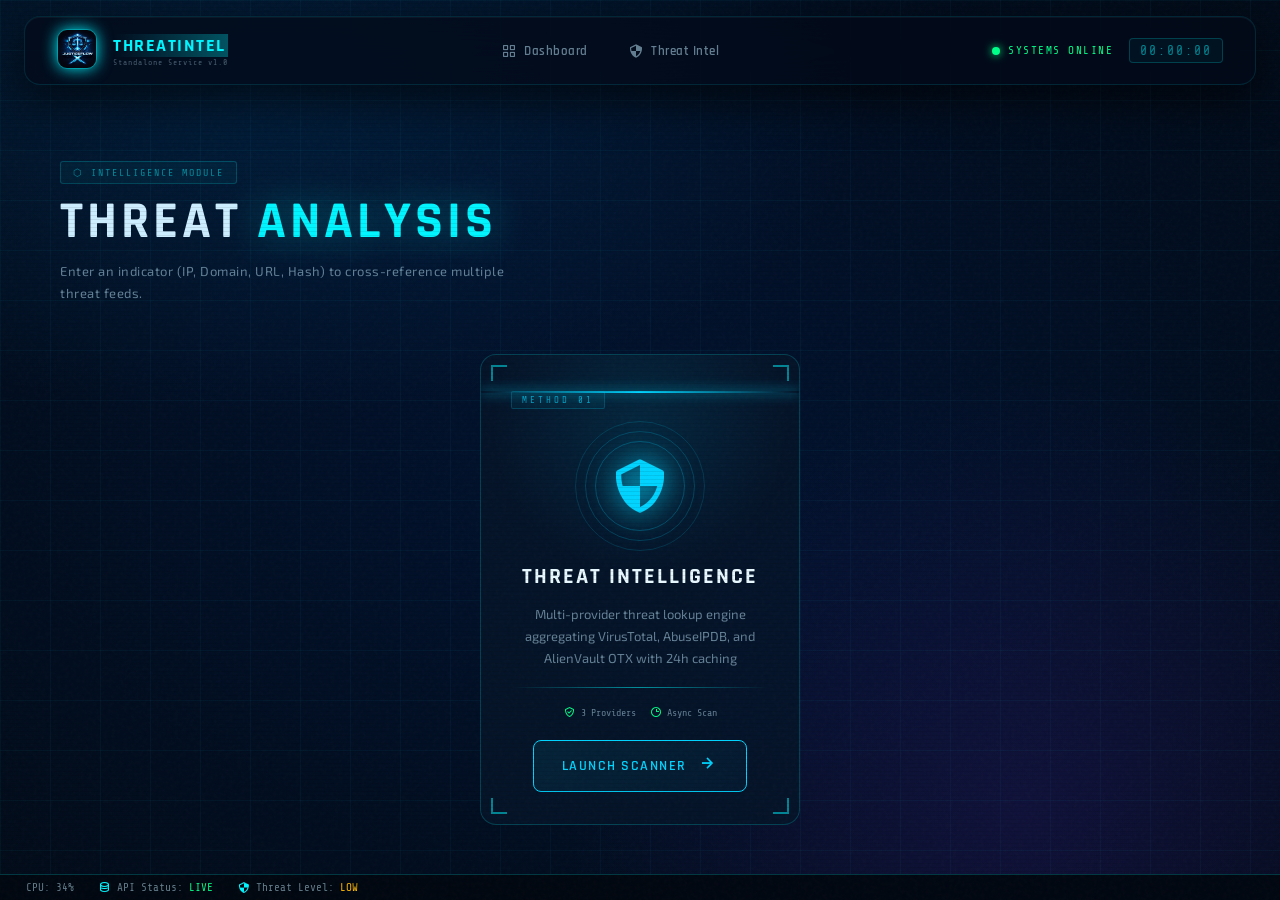
<file: frontend/index.html>
<!DOCTYPE html>
<html lang="en">

<head>
  <meta charset="UTF-8">
  <title>Threat Intel System</title>
  <link href="https://unpkg.com/boxicons@2.1.4/css/boxicons.min.css" rel="stylesheet">
  <link rel="stylesheet" href="assets/css/justice.css?v=2.5">
</head>

<body id="top">

  <div class="scanline-overlay"></div>
  <div class="noise-overlay"></div>
  <canvas id="hexCanvas"></canvas>
  <div class="data-streams" id="dataStreams"></div>

  <nav class="navbar">
    <div class="nav-left">
      <div class="logo-wrapper">
        <img src="assets/images/WhatsApp Image 2026-01-07 at 9.59.21 PM.jpeg" class="logo" alt="logo" width="40" height="40">
        <div class="logo-ping"></div>
      </div>
      <div class="brand-block">
        <span class="brand" data-text="ThreatIntel">ThreatIntel</span>
        <span class="brand-sub">Standalone Service v1.0</span>
      </div>
    </div>

    <div class="nav-center">
      <a href="index.html" class="nav-link"><i class='bx bx-grid-alt'></i><span>Dashboard</span></a>
      <a href="modules/threat-intel/threat-intel.html" class="nav-link"><i class='bx bx-shield-quarter'></i><span>Threat Intel</span></a>
    </div>

    <div class="nav-right">
      <div class="status-cluster">
        <div class="status-dot"></div>
        <span class="system-status">SYSTEMS ONLINE</span>
      </div>
      <div class="clock-display" id="clockDisplay">00:00:00</div>
    </div>
  </nav>

  <div class="hero-section">
    <div class="hero-text">
      <div class="hero-badge">⬡ INTELLIGENCE MODULE</div>
      <h1 class="hero-title">Threat <span class="accent">Analysis</span></h1>
      <p class="hero-sub">Enter an indicator (IP, Domain, URL, Hash) to cross-reference multiple threat feeds.</p>
    </div>
  </div>

  <div class="container" style="justify-content: center; display: flex; flex-wrap: wrap;">

    <!-- THREAT INTELLIGENCE CARD -->
    <div class="scan-box" id="scanBox7">
      <div class="card-glow" style="background: radial-gradient(circle, rgba(0,212,255,0.1) 0%, transparent 70%)"></div>
      <div class="card-corner tl"></div>
      <div class="card-corner tr"></div>
      <div class="card-corner bl"></div>
      <div class="card-corner br"></div>
      <div class="scan-line-anim"
        style="animation-delay: 2s; background: linear-gradient(90deg, transparent, #00d4ff, transparent); box-shadow: 0 0 12px #00d4ff;">
      </div>
      <div class="card-badge"
        style="color:rgba(0,212,255,0.7);border-color:rgba(0,212,255,0.2);background:rgba(0,212,255,0.05)">METHOD 01
      </div>
      <div class="icon-wrapper">
        <i class='bx bx-shield-quarter' style="color:#00d4ff;filter:drop-shadow(0 0 16px #00d4ff)"></i>
        <div class="icon-rings">
          <div class="ring r1" style="border-color:rgba(0,212,255,0.25)"></div>
          <div class="ring r2" style="border-color:rgba(0,212,255,0.2)"></div>
          <div class="ring r3" style="border-color:rgba(0,212,255,0.15)"></div>
        </div>
      </div>
      <h2>Threat Intelligence</h2>
      <p>Multi-provider threat lookup engine aggregating VirusTotal, AbuseIPDB, and AlienVault OTX with 24h caching</p>
      <div class="card-divider"></div>
      <div class="card-meta">
        <span><i class='bx bx-check-shield'></i> 3 Providers</span>
        <span><i class='bx bx-time'></i> Async Scan</span>
      </div>
      <a href="modules/threat-intel/threat-intel.html" class="scan-btn" data-type="threat_intel"
        style="border-color:#00d4ff;color:#00d4ff;background:linear-gradient(135deg,rgba(0,212,255,0.08),rgba(0,212,255,0.03))">
        <span class="btn-text">Launch Scanner</span>
        <span class="btn-arrow"><i class='bx bx-right-arrow-alt'></i></span>
        <div class="btn-shine"></div>
      </a>
    </div>

  </div>

  <div class="status-bar">
    <div class="status-bar-item"><i class='bx bx-cpu'></i> CPU: <span id="cpuVal">34%</span></div>
    <div class="status-bar-item"><i class='bx bx-data'></i> API Status: <span class="ok">LIVE</span></div>
    <div class="status-bar-item"><i class='bx bx-shield-quarter'></i> Threat Level: <span class="warn">LOW</span></div>
  </div>

  <script src="assets/js/justice.js?v=2.5"></script>
</body>
</html>
</file>
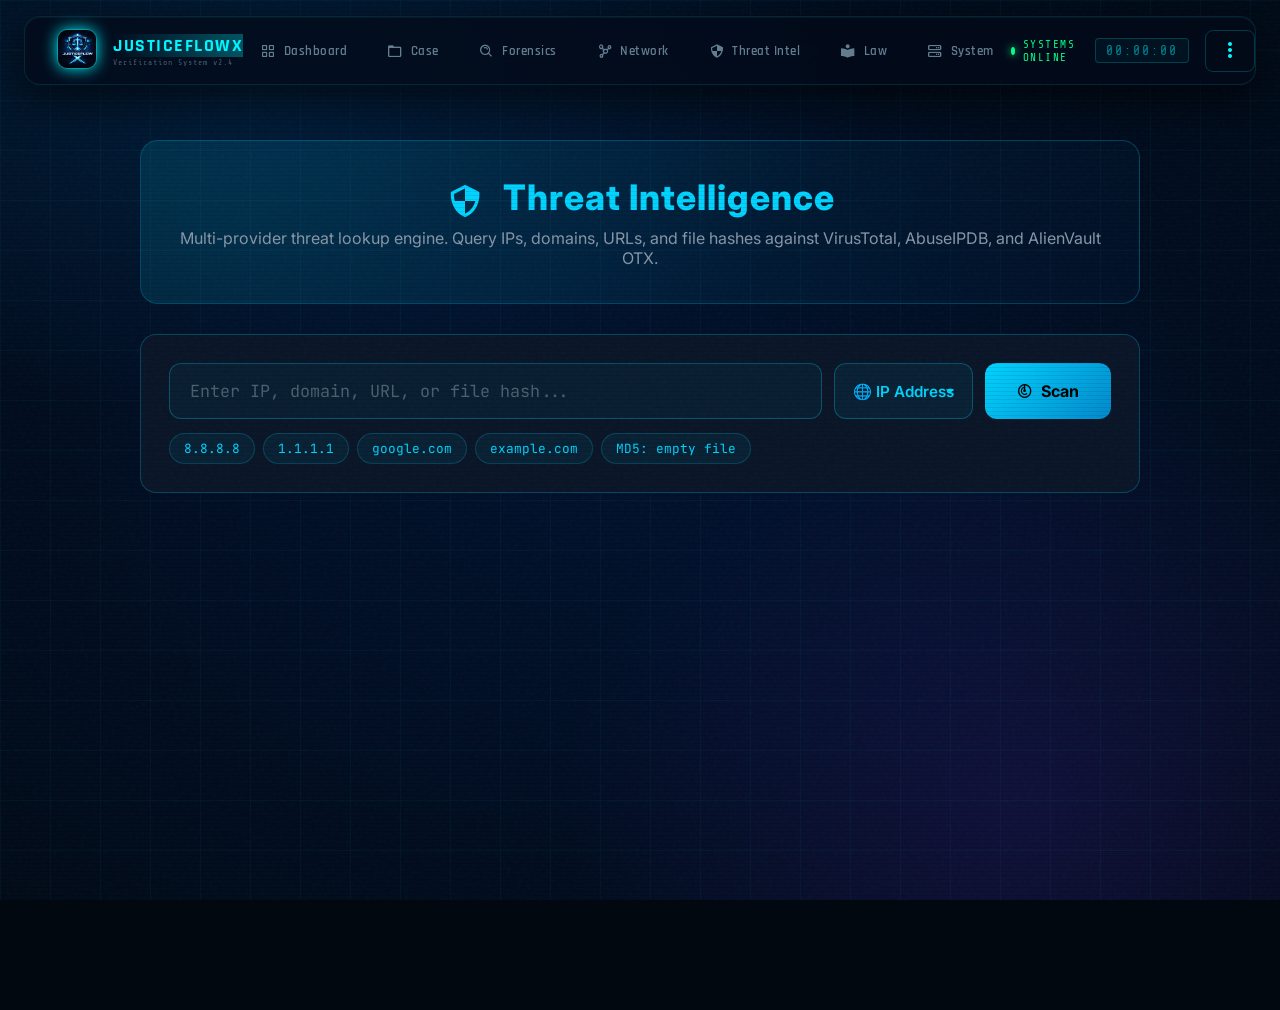
<file: frontend/modules/threat-intel/threat-intel.html>
<!DOCTYPE html>
<html lang="en">

<head>
  <link rel="stylesheet" href="../../assets/css/shared.css">
  <meta charset="UTF-8">
  <meta name="viewport" content="width=device-width, initial-scale=1.0">
  <title>Threat Intelligence - JusticeFlowX</title>
  <link href="https://unpkg.com/boxicons@2.1.4/css/boxicons.min.css" rel="stylesheet">
  <link href="https://fonts.googleapis.com/css2?family=Inter:wght@400;500;600;700;800&family=JetBrains+Mono:wght@400;500;700&display=swap" rel="stylesheet">
  <link rel="stylesheet" href="../../assets/css/justice.css">
  <style>
    :root {
      --ti-primary: #00d4ff;
      --ti-primary-dim: rgba(0,212,255,0.15);
      --ti-danger: #ff4757;
      --ti-safe: #2ed573;
      --ti-warn: #ffa502;
      --ti-bg: #060b14;
      --ti-card: #0a1628;
      --ti-border: rgba(0,212,255,0.25);
    }

    * { box-sizing: border-box; margin: 0; padding: 0; }

    .ti-page {
      font-family: 'Inter', sans-serif;
      min-height: 100vh;
      padding: 30px 20px 80px;
      position: relative;
      z-index: 2;
    }

    .ti-container {
      max-width: 1000px;
      margin: 0 auto;
    }

    /* ── HEADER ── */
    .ti-header {
      text-align: center;
      padding: 35px 25px;
      margin-bottom: 30px;
      background: linear-gradient(135deg, rgba(0,212,255,0.08), rgba(0,100,200,0.04));
      border: 1px solid var(--ti-border);
      border-radius: 18px;
      position: relative;
      overflow: hidden;
    }

    .ti-header::before {
      content: '';
      position: absolute;
      top: -50%;
      left: -50%;
      width: 200%;
      height: 200%;
      background: radial-gradient(circle at 30% 50%, rgba(0,212,255,0.06) 0%, transparent 50%);
      animation: headerPulse 8s ease-in-out infinite;
    }

    @keyframes headerPulse {
      0%, 100% { transform: scale(1); opacity: 0.5; }
      50% { transform: scale(1.1); opacity: 1; }
    }

    .ti-header h1 {
      color: var(--ti-primary);
      font-size: 2.2rem;
      font-weight: 800;
      letter-spacing: 1px;
      position: relative;
    }

    .ti-header h1 i {
      margin-right: 10px;
      vertical-align: middle;
      font-size: 2.4rem;
    }

    .ti-header p {
      color: #8899aa;
      font-size: 1rem;
      margin-top: 8px;
      position: relative;
    }

    /* ── SEARCH PANEL ── */
    .ti-search-panel {
      background: var(--ti-card);
      border: 1px solid var(--ti-border);
      border-radius: 16px;
      padding: 28px;
      margin-bottom: 28px;
    }

    .ti-search-row {
      display: flex;
      gap: 12px;
      align-items: stretch;
    }

    .ti-search-input {
      flex: 1;
      padding: 16px 20px;
      background: rgba(0,212,255,0.04);
      border: 1px solid rgba(0,212,255,0.3);
      border-radius: 12px;
      color: #fff;
      font-size: 1.05rem;
      font-family: 'JetBrains Mono', monospace;
      outline: none;
      transition: all 0.3s;
    }

    .ti-search-input:focus {
      border-color: var(--ti-primary);
      box-shadow: 0 0 20px rgba(0,212,255,0.15);
    }

    .ti-search-input::placeholder { color: #4a6070; }

    .ti-type-select {
      padding: 16px 18px;
      background: rgba(0,212,255,0.06);
      border: 1px solid rgba(0,212,255,0.3);
      border-radius: 12px;
      color: var(--ti-primary);
      font-size: 0.95rem;
      font-weight: 600;
      font-family: 'Inter', sans-serif;
      outline: none;
      cursor: pointer;
      min-width: 130px;
      appearance: none;
      -webkit-appearance: none;
      background-image: url("data:image/svg+xml;charset=UTF-8,%3csvg xmlns='http://www.w3.org/2000/svg' viewBox='0 0 24 24' fill='%2300d4ff'%3e%3cpath d='M7 10l5 5 5-5z'/%3e%3c/svg%3e");
      background-repeat: no-repeat;
      background-position: right 12px center;
      background-size: 20px;
    }

    .ti-type-select option {
      background: #0a1628;
      color: #fff;
    }

    .ti-scan-btn {
      padding: 16px 32px;
      background: linear-gradient(135deg, #00d4ff, #0088cc);
      color: #000;
      border: none;
      border-radius: 12px;
      font-weight: 700;
      font-size: 1rem;
      cursor: pointer;
      font-family: 'Inter', sans-serif;
      display: flex;
      align-items: center;
      gap: 8px;
      transition: all 0.3s;
      white-space: nowrap;
    }

    .ti-scan-btn:hover {
      background: linear-gradient(135deg, #33ddff, #00aaee);
      box-shadow: 0 4px 25px rgba(0,212,255,0.35);
      transform: translateY(-1px);
    }

    .ti-scan-btn:disabled {
      opacity: 0.5;
      cursor: not-allowed;
      transform: none;
    }

    .ti-quick-chips {
      display: flex;
      flex-wrap: wrap;
      gap: 8px;
      margin-top: 14px;
    }

    .ti-chip {
      padding: 6px 14px;
      background: rgba(0,212,255,0.06);
      border: 1px solid rgba(0,212,255,0.2);
      border-radius: 20px;
      color: var(--ti-primary);
      font-size: 0.8rem;
      font-family: 'JetBrains Mono', monospace;
      cursor: pointer;
      transition: all 0.2s;
    }

    .ti-chip:hover {
      background: rgba(0,212,255,0.15);
      transform: translateY(-1px);
    }

    /* ── LOADING ANIMATION ── */
    .ti-loading {
      display: none;
      text-align: center;
      padding: 60px 20px;
    }

    .ti-scanner {
      width: 120px;
      height: 120px;
      margin: 0 auto 25px;
      position: relative;
    }

    .ti-scanner .scanner-ring {
      position: absolute;
      border: 2px solid transparent;
      border-radius: 50%;
      animation: scannerSpin 2s linear infinite;
    }

    .ti-scanner .ring-1 {
      width: 120px; height: 120px;
      top: 0; left: 0;
      border-top-color: var(--ti-primary);
      border-right-color: rgba(0,212,255,0.3);
    }

    .ti-scanner .ring-2 {
      width: 90px; height: 90px;
      top: 15px; left: 15px;
      border-bottom-color: var(--ti-primary);
      border-left-color: rgba(0,212,255,0.3);
      animation-direction: reverse;
      animation-duration: 1.5s;
    }

    .ti-scanner .ring-3 {
      width: 60px; height: 60px;
      top: 30px; left: 30px;
      border-top-color: var(--ti-primary);
      animation-duration: 1s;
    }

    .ti-scanner .scanner-core {
      position: absolute;
      width: 30px; height: 30px;
      top: 45px; left: 45px;
      background: var(--ti-primary);
      border-radius: 50%;
      animation: corePulse 1s ease-in-out infinite;
      box-shadow: 0 0 20px var(--ti-primary), 0 0 40px rgba(0,212,255,0.3);
    }

    @keyframes scannerSpin {
      to { transform: rotate(360deg); }
    }

    @keyframes corePulse {
      0%, 100% { transform: scale(0.8); opacity: 0.6; }
      50% { transform: scale(1.2); opacity: 1; }
    }

    .ti-loading-text {
      color: var(--ti-primary);
      font-size: 1.1rem;
      font-weight: 600;
      letter-spacing: 1px;
    }

    .ti-loading-sub {
      color: #5a7080;
      font-size: 0.85rem;
      margin-top: 6px;
      font-family: 'JetBrains Mono', monospace;
    }

    /* ── RESULTS ── */
    .ti-results { display: none; }

    /* Verdict Banner */
    .ti-verdict {
      border-radius: 14px;
      padding: 24px 28px;
      margin-bottom: 22px;
      display: flex;
      align-items: center;
      gap: 20px;
      animation: resultSlide 0.5s ease;
    }

    @keyframes resultSlide {
      from { opacity: 0; transform: translateY(15px); }
      to { opacity: 1; transform: translateY(0); }
    }

    .ti-verdict.safe {
      background: rgba(46,213,115,0.08);
      border: 1px solid rgba(46,213,115,0.3);
    }

    .ti-verdict.malicious {
      background: rgba(255,71,87,0.08);
      border: 1px solid rgba(255,71,87,0.3);
    }

    .ti-verdict-icon {
      width: 64px; height: 64px;
      border-radius: 50%;
      display: flex; align-items: center; justify-content: center;
      font-size: 2rem;
      flex-shrink: 0;
    }

    .ti-verdict.safe .ti-verdict-icon {
      background: rgba(46,213,115,0.15);
      color: var(--ti-safe);
      box-shadow: 0 0 20px rgba(46,213,115,0.2);
    }

    .ti-verdict.malicious .ti-verdict-icon {
      background: rgba(255,71,87,0.15);
      color: var(--ti-danger);
      box-shadow: 0 0 20px rgba(255,71,87,0.2);
      animation: dangerPulse 1.5s ease-in-out infinite;
    }

    @keyframes dangerPulse {
      0%, 100% { box-shadow: 0 0 20px rgba(255,71,87,0.2); }
      50% { box-shadow: 0 0 35px rgba(255,71,87,0.4); }
    }

    .ti-verdict-info h2 {
      font-size: 1.4rem;
      margin-bottom: 4px;
    }

    .ti-verdict.safe .ti-verdict-info h2 { color: var(--ti-safe); }
    .ti-verdict.malicious .ti-verdict-info h2 { color: var(--ti-danger); }

    .ti-verdict-info p { color: #99aabb; font-size: 0.95rem; }

    .ti-score-badge {
      margin-left: auto;
      padding: 10px 20px;
      border-radius: 10px;
      font-size: 1.8rem;
      font-weight: 800;
      font-family: 'JetBrains Mono', monospace;
      flex-shrink: 0;
    }

    .ti-verdict.safe .ti-score-badge {
      background: rgba(46,213,115,0.12);
      color: var(--ti-safe);
      border: 1px solid rgba(46,213,115,0.3);
    }

    .ti-verdict.malicious .ti-score-badge {
      background: rgba(255,71,87,0.12);
      color: var(--ti-danger);
      border: 1px solid rgba(255,71,87,0.3);
    }

    /* Provider Cards */
    .ti-providers-grid {
      display: grid;
      grid-template-columns: repeat(auto-fit, minmax(280px, 1fr));
      gap: 16px;
      margin-bottom: 20px;
    }

    .ti-provider-card {
      background: var(--ti-card);
      border: 1px solid var(--ti-border);
      border-radius: 14px;
      padding: 22px;
      animation: resultSlide 0.5s ease;
    }

    .ti-provider-header {
      display: flex;
      align-items: center;
      justify-content: space-between;
      margin-bottom: 16px;
    }

    .ti-provider-name {
      color: var(--ti-primary);
      font-weight: 700;
      font-size: 1rem;
      text-transform: uppercase;
      letter-spacing: 1px;
      display: flex;
      align-items: center;
      gap: 8px;
    }

    .ti-provider-name i { font-size: 1.2rem; }

    .ti-status-pill {
      padding: 4px 12px;
      border-radius: 20px;
      font-size: 0.7rem;
      font-weight: 700;
      text-transform: uppercase;
      letter-spacing: 0.5px;
    }

    .ti-status-pill.success {
      background: rgba(46,213,115,0.15);
      color: var(--ti-safe);
      border: 1px solid rgba(46,213,115,0.3);
    }

    .ti-status-pill.mock {
      background: rgba(255,165,2,0.15);
      color: var(--ti-warn);
      border: 1px solid rgba(255,165,2,0.3);
    }

    .ti-status-pill.error, .ti-status-pill.timeout {
      background: rgba(255,71,87,0.15);
      color: var(--ti-danger);
      border: 1px solid rgba(255,71,87,0.3);
    }

    .ti-status-pill.skipped, .ti-status-pill.not_applicable, .ti-status-pill.no_api_key {
      background: rgba(100,120,140,0.15);
      color: #8899aa;
      border: 1px solid rgba(100,120,140,0.3);
    }

    .ti-provider-detail {
      display: flex;
      justify-content: space-between;
      padding: 8px 0;
      border-bottom: 1px solid rgba(0,212,255,0.08);
      color: #99aabb;
      font-size: 0.9rem;
    }

    .ti-provider-detail:last-child { border-bottom: none; }

    .ti-provider-detail .label { color: #667788; }

    .ti-provider-detail .value {
      font-weight: 600;
      font-family: 'JetBrains Mono', monospace;
      color: #ddeeff;
    }

    .ti-provider-detail .value.detected { color: var(--ti-danger); }
    .ti-provider-detail .value.clean { color: var(--ti-safe); }

    /* Raw JSON Toggle */
    .ti-raw-toggle {
      text-align: center;
      margin-top: 16px;
    }

    .ti-raw-btn {
      padding: 10px 24px;
      background: rgba(0,212,255,0.06);
      border: 1px solid var(--ti-border);
      border-radius: 10px;
      color: var(--ti-primary);
      font-size: 0.85rem;
      font-weight: 600;
      cursor: pointer;
      font-family: 'Inter', sans-serif;
      transition: all 0.2s;
    }

    .ti-raw-btn:hover { background: rgba(0,212,255,0.12); }

    .ti-raw-json {
      display: none;
      margin-top: 14px;
      background: #050d18;
      border: 1px solid var(--ti-border);
      border-radius: 10px;
      padding: 18px;
      color: var(--ti-primary);
      font-family: 'JetBrains Mono', monospace;
      font-size: 0.82rem;
      line-height: 1.6;
      white-space: pre-wrap;
      word-break: break-all;
      max-height: 400px;
      overflow-y: auto;
      text-align: left;
    }

    /* ── RESPONSIVE ── */
    @media (max-width: 700px) {
      .ti-search-row { flex-direction: column; }
      .ti-verdict { flex-direction: column; text-align: center; }
      .ti-score-badge { margin-left: 0; }
      .ti-providers-grid { grid-template-columns: 1fr; }
    }
  </style>
</head>

<body id="top">
  <div class="scanline-overlay"></div>
  <div class="noise-overlay"></div>

  <nav class="navbar">
    <div class="nav-left">
      <div class="logo-wrapper">
        <img src="../../assets/images/WhatsApp Image 2026-01-07 at 9.59.21 PM.jpeg" class="logo" alt="logo" width="40" height="40">
        <div class="logo-ping"></div>
      </div>
      <div class="brand-block">
        <span class="brand" data-text="JusticeFlowX">JusticeFlowX</span>
        <span class="brand-sub">Verification System v2.4</span>
      </div>
    </div>

    <div class="nav-center">
      <a href="../../index.html" class="nav-link"><i class='bx bx-grid-alt'></i><span>Dashboard</span></a>
      <a href="../case/case.html" class="nav-link"><i class='bx bx-folder'></i><span>Case</span></a>
      <a href="../forensics/forensic.html" class="nav-link"><i class='bx bx-search-alt'></i><span>Forensics</span></a>
      <a href="../network/network.html" class="nav-link"><i class='bx bx-network-chart'></i><span>Network</span></a>
      <a href="../threat_intel/threat_intel.html" class="nav-link"><i class='bx bx-shield-quarter'></i><span>Threat Intel</span></a>
      <a href="../law/law.html" class="nav-link"><i class='bx bxs-book-reader'></i><span>Law</span></a>
      <a href="../system/system.html" class="nav-link"><i class='bx bx-server'></i><span>System</span></a>
    </div>

    <div class="nav-right">
      <div class="status-cluster">
        <div class="status-dot"></div>
        <span class="system-status">SYSTEMS ONLINE</span>
      </div>
      <div class="clock-display" id="clockDisplay">00:00:00</div>
      <div class="menu">
        <button class="menu-trigger" id="menuBtn" aria-label="Menu">
          <i class='bx bx-dots-vertical-rounded'></i>
        </button>
        <div class="dropdown" id="menuDropdown">
          <div class="dropdown-header">QUICK ACCESS</div>
          <a href="modules/case/case-report.html"><i class='bx bx-file'></i> Case Reports</a>
          <a href="modules/system/infraction.html"><i class='bx bx-list-ul'></i> System Logs</a>
          <a href="modules/system/system.html"><i class='bx bx-shield'></i> System Health</a>
          <a href="modules/case/case-analysis.html"><i class='bx bx-brain'></i> AI Decision Support</a>
          <a href="modules/forensics/forensic.html"><i class='bx bx-search-alt'></i> Document Forensics</a>
          <a href="modules/network/network.html"><i class='bx bx-network-chart'></i> Network Detection</a>
          <div class="dropdown-divider"></div>
          <a href="#" id="logoutBtn" class="logout-link"><i class='bx bx-log-out'></i> Logout</a>
        </div>
      </div>
    </div>
  
  <script>
    document.addEventListener('DOMContentLoaded', () => {
      const navLinks = document.querySelectorAll('.nav-center .nav-link');
      navLinks.forEach(link => {
        link.addEventListener('click', function(e) {
          const targetHref = this.getAttribute('href');
          if (targetHref && !targetHref.includes('index.html') && targetHref !== '#') {
            e.preventDefault();
            showGlobalAuthModal(targetHref, this.querySelector('span').innerText);
          }
        });
      });

      function showGlobalAuthModal(redirectUrl, moduleName) {
        let modalColor = '#00f5ff';
        let modalGlow = 'rgba(0,245,255,0.15)';
        let iconClass = 'bx-shield-quarter';
        let badgeText = 'SECURE CHANNEL';
        
        let type = moduleName.toLowerCase();
        if (type.includes('criminal')) { modalColor = '#ff2b5e'; modalGlow = 'rgba(255,43,94,0.15)'; iconClass = 'bx-user'; badgeText = 'CLASS-A RESTRICTED'; }
        else if (type.includes('case')) { modalColor = '#00ff88'; modalGlow = 'rgba(0,255,136,0.15)'; iconClass = 'bx-folder'; badgeText = 'ACTIVE CASE CONTROL'; }
        else if (type.includes('evidence')) { modalColor = '#ffb800'; modalGlow = 'rgba(255,184,0,0.15)'; iconClass = 'bx-archive'; badgeText = 'CHAIN OF CUSTODY'; }
        else if (type.includes('biometric')) { modalColor = '#7b2fff'; modalGlow = 'rgba(123,47,255,0.15)'; iconClass = 'bx-fingerprint'; badgeText = 'BIOMETRIC INDEX'; }
        else if (type.includes('network')) { modalColor = '#ff4757'; modalGlow = 'rgba(255,71,87,0.15)'; iconClass = 'bx-network-chart'; badgeText = 'LIVE TRAFFIC DEEP'; }
        else if (type.includes('threat')) { modalColor = '#ff4757'; modalGlow = 'rgba(255,71,87,0.15)'; iconClass = 'bx-error-alt'; badgeText = 'CRITICAL INTELLIGENCE'; }
        else if (type.includes('forensic')) { modalColor = '#ff9f43'; modalGlow = 'rgba(255,159,67,0.15)'; iconClass = 'bx-line-chart'; badgeText = 'FORENSICS PORTAL'; }
        else if (type.includes('law')) { modalColor = '#ff9f43'; modalGlow = 'rgba(255,159,67,0.15)'; iconClass = 'bxs-book-reader'; badgeText = 'PUBLIC LEGAL INDEX'; }
        else if (type.includes('system')) { modalColor = '#00d4ff'; modalGlow = 'rgba(0,212,255,0.15)'; iconClass = 'bx-server'; badgeText = 'CORE SYSTEM CONTROL'; }

        if (!document.getElementById('global-auth-styles')) {
          const style = document.createElement('style');
          style.id = 'global-auth-styles';
          style.innerHTML = `
            .g-auth-overlay { position: fixed; top: 0; left: 0; width: 100vw; height: 100vh; background: rgba(2, 6, 12, 0.88); backdrop-filter: blur(12px); display: flex; align-items: center; justify-content: center; z-index: 9998; opacity: 0; pointer-events: none; transition: all 0.4s cubic-bezier(0.16, 1, 0.3, 1); padding-top: 50px; }
            .g-auth-overlay.show { opacity: 1; pointer-events: auto; }
            .g-auth-modal { position: relative; background: rgba(5,15,32,0.96); border-radius: 20px; padding: 48px 40px; width: 90%; max-width: 420px; text-align: center; transform: translateY(30px) scale(0.95); transition: all 0.4s cubic-bezier(0.175, 0.885, 0.32, 1.2); overflow: hidden; }
            .g-auth-overlay.show .g-auth-modal { transform: translateY(0) scale(1); }
            
            /* Sweep Animation line */
            .g-auth-modal::after { content: ''; position: absolute; top: 0; left: -100%; width: 200%; height: 3px; background: linear-gradient(90deg, transparent, var(--m-color, #00f5ff), transparent); animation: borderSweep 3.5s infinite linear; }
            @keyframes borderSweep { 0% { left: -100%; } 100% { left: 100%; } }

            /* Header Bar */
            .g-auth-header { display: flex; align-items: center; justify-content: space-between; border-bottom: 1px solid rgba(255,255,255,0.08); padding: 16px 24px; margin: -48px -40px 30px -40px; background: rgba(1, 6, 15, 0.4); }
            .g-auth-title { font-family: 'Rajdhani', sans-serif; font-size: 14px; font-weight: 700; color: var(--m-color, #00f5ff); text-transform: uppercase; letter-spacing: 1.5px; }
            .g-auth-close { background: rgba(255,255,255,0.03) !important; border: 1px solid rgba(255,255,255,0.08) !important; color: #8fa0b5 !important; font-size: 18px !important; cursor: pointer; display: flex !important; align-items: center; justify-content: center; width: 28px !important; height: 28px !important; border-radius: 6px !important; transition: all 0.2s; padding: 0 !important; }
            .g-auth-close:hover { background: rgba(255,71,87,0.1) !important; border-color: #ff4757 !important; color: #ff4757 !important; }

            .g-auth-badge { display: inline-flex; font-family: 'Share Tech Mono', monospace; font-size: 10px; font-weight: 700; letter-spacing: 2px; color: var(--m-color, #00f5ff); background: var(--m-glow, rgba(0,245,255,0.06)); border: 1px solid var(--m-color, #00f5ff); padding: 4px 12px; border-radius: 4px; margin-bottom: 20px; text-transform: uppercase; text-shadow: 0 0 10px var(--m-glow); }

            .g-auth-icon { width: 68px; height: 68px; margin: 0 auto 20px; border-radius: 50%; display: flex; align-items: center; justify-content: center; font-size: 34px; border: 1px solid var(--m-color, #00f5ff); background: var(--m-glow, rgba(0,245,255,0.1)); color: var(--m-color, #00f5ff); box-shadow: 0 0 25px var(--m-glow, rgba(0,245,255,0.2)); transition: all 0.3s ease; }
            .g-auth-modal:hover .g-auth-icon { transform: scale(1.05) rotate(5deg); }

            .g-auth-modal h2 { font-family: 'Rajdhani', sans-serif; font-size: 26px; font-weight: 700; color: #fff; margin-bottom: 6px; text-transform: uppercase; letter-spacing: 1px; }
            .g-auth-modal p { color: #8fa0b5; font-size: 14px; margin-bottom: 28px; font-family: 'Exo 2', sans-serif; }
            
            .g-auth-input-wrap { position: relative; margin-bottom: 24px; }
            .g-auth-modal input { width: 100%; padding: 16px 20px; background: rgba(1, 6, 15, 0.6); border: 1px solid rgba(255,255,255,0.08); border-radius: 10px; color: #fff; font-size: 18px; font-family: 'Share Tech Mono', monospace; text-align: center; outline: none; transition: all 0.3s ease; letter-spacing: 4px; }
            .g-auth-modal input:focus { border-color: var(--m-color, #00f5ff) !important; box-shadow: 0 0 20px var(--m-glow, rgba(0,245,255,0.15)), inset 0 0 10px rgba(0,0,0,0.5) !important; }
            
            .g-auth-submit-btn { width: 100% !important; padding: 16px !important; border-radius: 10px !important; font-family: 'Rajdhani', sans-serif !important; font-size: 16px !important; font-weight: 700 !important; text-transform: uppercase !important; letter-spacing: 1px !important; cursor: pointer !important; transition: all 0.3s cubic-bezier(0.16, 1, 0.3, 1) !important; background: var(--m-glow, rgba(0,245,255,0.1)) !important; color: var(--m-color, #00f5ff) !important; border: 1px solid var(--m-color, #00f5ff) !important; box-shadow: 0 4px 15px rgba(0,0,0,0.3) !important; }
            .g-auth-submit-btn:hover { background: var(--m-color, #00f5ff) !important; color: #020810 !important; box-shadow: 0 0 25px var(--m-glow, rgba(0,245,255,0.45)) !important; transform: translateY(-1px); }
            .g-auth-submit-btn:active { transform: translateY(1px) scale(0.98); }

            .g-auth-error { display: none; color: #ff4757; font-size: 13px; margin-top: 16px; font-family: 'Share Tech Mono', monospace; letter-spacing: 1.5px; animation: shake 0.3s ease-in-out; }
            @keyframes shake { 0%, 100% { transform: translateX(0); } 20%, 60% { transform: translateX(-4px); } 40%, 80% { transform: translateX(4px); } }
          `;
          document.head.appendChild(style);
        }

        let overlay = document.getElementById('global-auth-overlay');
        if (!overlay) {
          overlay = document.createElement('div');
          overlay.id = 'global-auth-overlay';
          overlay.className = 'g-auth-overlay';
          document.body.appendChild(overlay);
        }

        overlay.style.setProperty('--m-color', modalColor);
        overlay.style.setProperty('--m-glow', modalGlow);

        overlay.innerHTML = `
          <div class="g-auth-modal" style="border: 1px solid ${modalColor}; box-shadow: 0 20px 60px rgba(0,0,0,0.65), 0 0 40px ${modalGlow}, inset 0 1px 1px rgba(255,255,255,0.04);">
            <div class="g-auth-header">
              <span class="g-auth-title">${moduleName} Terminal</span>
              <button class="g-auth-close" onclick="document.getElementById('global-auth-overlay').classList.remove('show')">&times;</button>
            </div>
            <div class="g-auth-badge">${badgeText}</div>
            <div class="g-auth-icon"><i class='bx ${iconClass}'></i></div>
            <h2>Authentication</h2>
            <p>Clearance level required to initialize terminal link</p>
            <div class="g-auth-input-wrap">
              <input type="password" id="gAuthInput" placeholder="CLEARANCE CODE" autocomplete="off">
            </div>
            <button class="g-auth-submit-btn" id="gAuthBtn">AUTHENTICATE SYSTEM</button>
            <div class="g-auth-error" id="gAuthError"><i class='bx bx-error-alt'></i> INVALID SECURITY CODE</div>
          </div>
        `;

        document.getElementById('gAuthInput').addEventListener('focus', function() { this.style.borderColor = modalColor; });
        document.getElementById('gAuthInput').addEventListener('blur', function() { this.style.borderColor = 'rgba(255,255,255,0.1)'; });

        const btn = document.getElementById('gAuthBtn');
        btn.addEventListener('mouseenter', function() { this.style.background = modalColor; this.style.color = '#000'; });
        btn.addEventListener('mouseleave', function() { this.style.background = modalGlow; this.style.color = modalColor; });

        setTimeout(() => overlay.classList.add('show'), 10);
        const input = document.getElementById('gAuthInput');
        setTimeout(() => input.focus(), 100);

        const checkAuth = () => {
          if (input.value === 'justice123') {
            window.location.href = redirectUrl;
          } else {
            const errDiv = document.getElementById('gAuthError');
            errDiv.style.display = 'block';
            errDiv.style.animation = 'none';
            void errDiv.offsetWidth; // trigger reflow
            errDiv.style.animation = 'shake 0.3s ease-in-out';
            input.value = '';
          }
        };
        btn.addEventListener('click', checkAuth);
        input.addEventListener('keypress', (e) => { if (e.key === 'Enter') checkAuth(); });
      }
    });
  </script>
</nav>

  <!-- SECONDARY NAVBAR (Injected by Script) -->
  <div class="secondary-navbar" id="secondaryNavbar" style="display: none;"></div>

  <div class="ti-page">
    <div class="ti-container">

      <!-- HEADER -->
      <div class="ti-header">
        <h1><i class='bx bx-shield-quarter'></i> Threat Intelligence</h1>
        <p>Multi-provider threat lookup engine. Query IPs, domains, URLs, and file hashes against VirusTotal, AbuseIPDB, and AlienVault OTX.</p>
      </div>

      <!-- SEARCH PANEL -->
      <div class="ti-search-panel">
        <div class="ti-search-row">
          <input class="ti-search-input" id="indicatorInput" type="text" placeholder="Enter IP, domain, URL, or file hash...">
          <select class="ti-type-select" id="typeSelect">
            <option value="IP">🌐 IP Address</option>
            <option value="DOMAIN">🏷️ Domain</option>
            <option value="URL">🔗 URL</option>
            <option value="HASH">🔑 File Hash</option>
          </select>
          <button class="ti-scan-btn" id="scanBtn"><i class='bx bx-radar'></i> Scan</button>
        </div>
        <div class="ti-quick-chips">
          <span class="ti-chip" onclick="quickLookup('8.8.8.8','IP')">8.8.8.8</span>
          <span class="ti-chip" onclick="quickLookup('1.1.1.1','IP')">1.1.1.1</span>
          <span class="ti-chip" onclick="quickLookup('google.com','DOMAIN')">google.com</span>
          <span class="ti-chip" onclick="quickLookup('example.com','DOMAIN')">example.com</span>
          <span class="ti-chip" onclick="quickLookup('d41d8cd98f00b204e9800998ecf8427e','HASH')">MD5: empty file</span>
        </div>
      </div>

      <!-- LOADING ANIMATION -->
      <div class="ti-loading" id="loadingArea">
        <div class="ti-scanner">
          <div class="scanner-ring ring-1"></div>
          <div class="scanner-ring ring-2"></div>
          <div class="scanner-ring ring-3"></div>
          <div class="scanner-core"></div>
        </div>
        <div class="ti-loading-text">SCANNING THREAT DATABASES</div>
        <div class="ti-loading-sub" id="loadingSub">Querying VirusTotal, AbuseIPDB, AlienVault OTX...</div>
      </div>

      <!-- RESULTS -->
      <div class="ti-results" id="resultsArea">
        <div id="verdictBanner"></div>
        <div class="ti-providers-grid" id="providersGrid"></div>
        <div class="ti-raw-toggle">
          <button class="ti-raw-btn" onclick="toggleRawJSON()"><i class='bx bx-code-alt'></i> Toggle Raw JSON</button>
          <pre class="ti-raw-json" id="rawJson"></pre>
        </div>
      </div>

    </div>
  </div>

  <script>
    const indicatorInput = document.getElementById('indicatorInput');
    const typeSelect = document.getElementById('typeSelect');
    const scanBtn = document.getElementById('scanBtn');
    const loadingArea = document.getElementById('loadingArea');
    const loadingSub = document.getElementById('loadingSub');
    const resultsArea = document.getElementById('resultsArea');
    const verdictBanner = document.getElementById('verdictBanner');
    const providersGrid = document.getElementById('providersGrid');
    const rawJson = document.getElementById('rawJson');

    const API_BASE = 'http://localhost:8000';

    scanBtn.addEventListener('click', performLookup);
    indicatorInput.addEventListener('keypress', (e) => {
      if (e.key === 'Enter') performLookup();
    });

    function quickLookup(indicator, type) {
      indicatorInput.value = indicator;
      typeSelect.value = type;
      performLookup();
    }

    async function performLookup() {
      const indicator = indicatorInput.value.trim();
      const type = typeSelect.value;
      if (!indicator) return;

      // Reset UI
      resultsArea.style.display = 'none';
      loadingArea.style.display = 'block';
      scanBtn.disabled = true;

      // Animate loading sub-text
      const providers = ['VirusTotal', 'AbuseIPDB', 'AlienVault OTX'];
      let provIdx = 0;
      const loadingInterval = setInterval(() => {
        loadingSub.textContent = `Querying ${providers[provIdx % providers.length]}...`;
        provIdx++;
      }, 800);

      try {
        const resp = await fetch(`${API_BASE}/api/v1/threat-intel/lookup`, {
          method: 'POST',
          headers: { 'Content-Type': 'application/json' },
          body: JSON.stringify({ indicator, type })
        });

        if (!resp.ok) throw new Error(`HTTP ${resp.status}`);
        const data = await resp.json();

        clearInterval(loadingInterval);
        loadingArea.style.display = 'none';
        renderResults(data);

      } catch (err) {
        clearInterval(loadingInterval);
        loadingArea.style.display = 'none';
        alert(`Lookup failed: ${err.message}\n\nMake sure the backend is running at ${API_BASE}`);
      } finally {
        scanBtn.disabled = false;
      }
    }

    function renderResults(data) {
      // Verdict banner
      const isMal = data.is_malicious;
      const score = data.malicious_confidence_score;
      const cls = isMal ? 'malicious' : 'safe';
      const icon = isMal ? 'bx-shield-x' : 'bx-shield-quarter';
      const label = isMal ? 'THREAT DETECTED' : 'CLEAN';
      const desc = isMal
        ? `This ${data.type.toLowerCase()} indicator has been flagged as potentially malicious by threat intelligence providers.`
        : `No significant threats detected for this ${data.type.toLowerCase()} indicator across queried providers.`;

      verdictBanner.innerHTML = `
        <div class="ti-verdict ${cls}">
          <div class="ti-verdict-icon"><i class='bx ${icon}'></i></div>
          <div class="ti-verdict-info">
            <h2>${label}</h2>
            <p>${data.indicator}</p>
            <p style="font-size:0.82rem; margin-top:4px;">${desc}</p>
          </div>
          <div class="ti-score-badge">${score}</div>
        </div>`;

      // Provider cards
      providersGrid.innerHTML = '';
      const breakdown = data.provider_breakdown || {};
      const providerIcons = {
        virustotal: 'bx-analyse',
        abuseipdb: 'bx-globe',
        alienvault: 'bx-planet'
      };

      for (const [name, info] of Object.entries(breakdown)) {
        const card = document.createElement('div');
        card.className = 'ti-provider-card';
        card.style.animationDelay = `${Object.keys(breakdown).indexOf(name) * 0.1}s`;

        const statusClass = info.status || 'skipped';
        const detectedClass = info.detected ? 'detected' : 'clean';
        const detectedLabel = info.detected ? '⚠ DETECTED' : '✓ CLEAN';
        const icon = providerIcons[name] || 'bx-server';

        let detailsHTML = '';
        if (info.details && typeof info.details === 'object') {
          for (const [dk, dv] of Object.entries(info.details)) {
            if (dk === 'mock') continue;
            detailsHTML += `<div class="ti-provider-detail"><span class="label">${dk.replace(/_/g, ' ')}</span><span class="value">${dv}</span></div>`;
          }
        }

        card.innerHTML = `
          <div class="ti-provider-header">
            <span class="ti-provider-name"><i class='bx ${icon}'></i> ${name}</span>
            <span class="ti-status-pill ${statusClass}">${statusClass}</span>
          </div>
          <div class="ti-provider-detail">
            <span class="label">Detection</span>
            <span class="value ${detectedClass}">${detectedLabel}</span>
          </div>
          <div class="ti-provider-detail">
            <span class="label">Score</span>
            <span class="value">${info.score || 0}/100</span>
          </div>
          ${detailsHTML}`;

        providersGrid.appendChild(card);
      }

      // Raw JSON
      rawJson.textContent = JSON.stringify(data, null, 2);
      rawJson.style.display = 'none';

      resultsArea.style.display = 'block';
    }

    function toggleRawJSON() {
      rawJson.style.display = rawJson.style.display === 'none' ? 'block' : 'none';
    }
  </script>
</body>
</html>
</file>
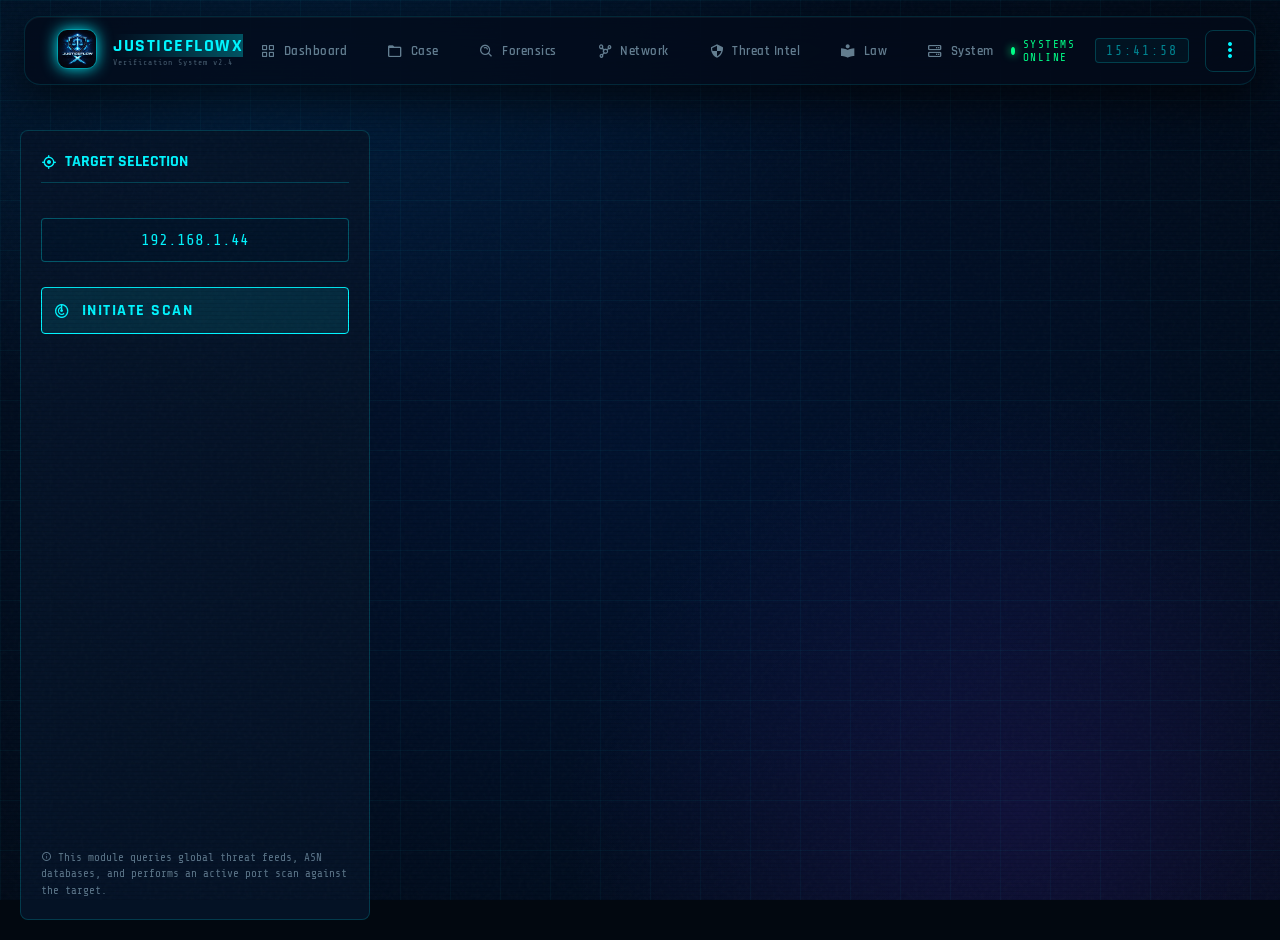
<file: frontend/modules/threat_intel/threat_intel.html>
<!DOCTYPE html>
<html lang="en">
<head>
  <link rel="stylesheet" href="../../assets/css/shared.css">
  <meta charset="UTF-8">
  <title>JusticeFlowX — Threat Intelligence</title>
  <link href="https://unpkg.com/boxicons@2.1.4/css/boxicons.min.css" rel="stylesheet">
  <link href="https://fonts.googleapis.com/css2?family=Share+Tech+Mono&amp;family=Rajdhani:wght@400;500;600;700&amp;family=Exo+2:wght@300;400;600;700&amp;display=swap" rel="stylesheet">
  <link rel="stylesheet" href="../../assets/css/justice.css">
  <style>
    .threat-layout { display: flex; gap: 20px; padding: 20px; height: calc(100vh - 70px); position: relative; z-index: 2; }
    .search-panel { width: 350px; background: rgba(5, 20, 40, 0.88); border: 1px solid rgba(0, 245, 255, 0.18); border-radius: 8px; padding: 20px; display: flex; flex-direction: column; gap: 15px; }
    .results-panel { flex: 1; background: rgba(5, 20, 40, 0.88); border: 1px solid rgba(0, 245, 255, 0.18); border-radius: 8px; padding: 20px; display: flex; flex-direction: column; gap: 20px; opacity: 0; pointer-events: none; transition: opacity 0.4s; }
    .results-panel.visible { opacity: 1; pointer-events: auto; }
    
    .panel-header { font-family: 'Rajdhani', sans-serif; font-size: 16px; color: var(--cyan); border-bottom: 1px solid rgba(0,245,255,0.2); padding-bottom: 10px; font-weight: bold; display: flex; align-items: center; gap: 8px; }
    .input-box { background: rgba(0, 20, 40, 0.6); border: 1px solid rgba(0, 245, 255, 0.3); color: var(--cyan); padding: 12px; border-radius: 4px; font-family: 'Share Tech Mono', monospace; width: 100%; outline: none; font-size: 16px; text-align: center; }
    .scan-btn { background: rgba(0, 245, 255, 0.1); border: 1px solid var(--cyan); color: var(--cyan); padding: 12px; border-radius: 4px; cursor: pointer; font-family: 'Rajdhani', sans-serif; font-weight: bold; font-size: 16px; transition: all 0.3s; margin-top: 10px; }
    .scan-btn:hover { background: rgba(0, 245, 255, 0.2); box-shadow: 0 0 15px rgba(0, 245, 255, 0.3); }

    .threat-score-wrap { display: flex; align-items: center; justify-content: center; position: relative; margin: 20px 0; }
    .threat-score-circle { width: 150px; height: 150px; border-radius: 50%; border: 4px solid var(--cyan); display: flex; align-items: center; justify-content: center; flex-direction: column; box-shadow: 0 0 30px rgba(0,245,255,0.2); }
    .threat-score-val { font-family: 'Rajdhani', sans-serif; font-size: 48px; font-weight: bold; color: var(--cyan); line-height: 1; }
    .threat-score-label { font-family: 'Share Tech Mono', monospace; font-size: 12px; color: rgba(180, 220, 240, 0.6); margin-top: 5px; }

    .threat-score-circle.danger { border-color: var(--red); box-shadow: 0 0 30px rgba(255, 43, 94, 0.3); }
    .threat-score-circle.danger .threat-score-val { color: var(--red); }

    .info-grid { display: grid; grid-template-columns: 1fr 1fr; gap: 15px; margin-top: 20px; }
    .info-card { background: rgba(0, 245, 255, 0.05); border: 1px solid rgba(0, 245, 255, 0.15); border-radius: 6px; padding: 12px; }
    .info-card .label { font-family: 'Share Tech Mono', monospace; font-size: 10px; color: rgba(180, 220, 240, 0.6); }
    .info-card .value { font-family: 'Rajdhani', sans-serif; font-size: 18px; color: var(--cyan); font-weight: bold; margin-top: 4px; }
    
    .ports-list { font-family: 'Share Tech Mono', monospace; font-size: 13px; margin-top: 15px; display: flex; flex-direction: column; gap: 8px; }
    .port-item { display: flex; justify-content: space-between; border-bottom: 1px dashed rgba(0, 245, 255, 0.2); padding-bottom: 4px; }
    .port-item.open { color: var(--red); }
    .port-item.filtered { color: var(--warn); }
    .port-item.closed { color: var(--green); }

    #loadingOverlay { position: absolute; inset: 0; background: rgba(2, 8, 16, 0.9); z-index: 10; display: none; align-items: center; justify-content: center; flex-direction: column; gap: 20px; border-radius: 8px; }
    .spinner { width: 40px; height: 40px; border: 3px solid rgba(0,245,255,0.2); border-top-color: var(--cyan); border-radius: 50%; animation: spin 1s linear infinite; }
    @keyframes spin { to { transform: rotate(360deg); } }
  </style>
</head>
<body>
  
  
  <div class="scanline-overlay"></div>
  <div class="noise-overlay"></div>
  <canvas id="hexCanvas"></canvas>

  <nav class="navbar">
    <div class="nav-left">
      <div class="logo-wrapper">
        <img src="../../assets/images/WhatsApp Image 2026-01-07 at 9.59.21 PM.jpeg" class="logo" alt="logo" width="40" height="40">
        <div class="logo-ping"></div>
      </div>
      <div class="brand-block">
        <span class="brand" data-text="JusticeFlowX">JusticeFlowX</span>
        <span class="brand-sub">Verification System v2.4</span>
      </div>
    </div>

    <div class="nav-center">
      <a href="../../index.html" class="nav-link"><i class='bx bx-grid-alt'></i><span>Dashboard</span></a>
      <a href="../case/case.html" class="nav-link"><i class='bx bx-folder'></i><span>Case</span></a>
      <a href="../forensics/forensic.html" class="nav-link"><i class='bx bx-search-alt'></i><span>Forensics</span></a>
      <a href="../network/network.html" class="nav-link"><i class='bx bx-network-chart'></i><span>Network</span></a>
      <a href="../threat_intel/threat_intel.html" class="nav-link"><i class='bx bx-shield-quarter'></i><span>Threat Intel</span></a>
      <a href="../law/law.html" class="nav-link"><i class='bx bxs-book-reader'></i><span>Law</span></a>
      <a href="../system/system.html" class="nav-link"><i class='bx bx-server'></i><span>System</span></a>
    </div>

    <div class="nav-right">
      <div class="status-cluster">
        <div class="status-dot"></div>
        <span class="system-status">SYSTEMS ONLINE</span>
      </div>
      <div class="clock-display" id="clockDisplay">00:00:00</div>
      <div class="menu">
        <button class="menu-trigger" id="menuBtn" aria-label="Menu">
          <i class='bx bx-dots-vertical-rounded'></i>
        </button>
        <div class="dropdown" id="menuDropdown">
          <div class="dropdown-header">QUICK ACCESS</div>
          <a href="modules/case/case-report.html"><i class='bx bx-file'></i> Case Reports</a>
          <a href="modules/system/infraction.html"><i class='bx bx-list-ul'></i> System Logs</a>
          <a href="modules/system/system.html"><i class='bx bx-shield'></i> System Health</a>
          <a href="modules/case/case-analysis.html"><i class='bx bx-brain'></i> AI Decision Support</a>
          <a href="modules/forensics/forensic.html"><i class='bx bx-search-alt'></i> Document Forensics</a>
          <a href="modules/network/network.html"><i class='bx bx-network-chart'></i> Network Detection</a>
          <div class="dropdown-divider"></div>
          <a href="#" id="logoutBtn" class="logout-link"><i class='bx bx-log-out'></i> Logout</a>
        </div>
      </div>
    </div>
  
  <script>
    document.addEventListener('DOMContentLoaded', () => {
      const navLinks = document.querySelectorAll('.nav-center .nav-link');
      navLinks.forEach(link => {
        link.addEventListener('click', function(e) {
          const targetHref = this.getAttribute('href');
          if (targetHref && !targetHref.includes('index.html') && targetHref !== '#') {
            e.preventDefault();
            showGlobalAuthModal(targetHref, this.querySelector('span').innerText);
          }
        });
      });

      function showGlobalAuthModal(redirectUrl, moduleName) {
        let modalColor = '#00f5ff';
        let modalGlow = 'rgba(0,245,255,0.15)';
        let iconClass = 'bx-shield-quarter';
        let badgeText = 'SECURE CHANNEL';
        
        let type = moduleName.toLowerCase();
        if (type.includes('criminal')) { modalColor = '#ff2b5e'; modalGlow = 'rgba(255,43,94,0.15)'; iconClass = 'bx-user'; badgeText = 'CLASS-A RESTRICTED'; }
        else if (type.includes('case')) { modalColor = '#00ff88'; modalGlow = 'rgba(0,255,136,0.15)'; iconClass = 'bx-folder'; badgeText = 'ACTIVE CASE CONTROL'; }
        else if (type.includes('evidence')) { modalColor = '#ffb800'; modalGlow = 'rgba(255,184,0,0.15)'; iconClass = 'bx-archive'; badgeText = 'CHAIN OF CUSTODY'; }
        else if (type.includes('biometric')) { modalColor = '#7b2fff'; modalGlow = 'rgba(123,47,255,0.15)'; iconClass = 'bx-fingerprint'; badgeText = 'BIOMETRIC INDEX'; }
        else if (type.includes('network')) { modalColor = '#ff4757'; modalGlow = 'rgba(255,71,87,0.15)'; iconClass = 'bx-network-chart'; badgeText = 'LIVE TRAFFIC DEEP'; }
        else if (type.includes('threat')) { modalColor = '#ff4757'; modalGlow = 'rgba(255,71,87,0.15)'; iconClass = 'bx-error-alt'; badgeText = 'CRITICAL INTELLIGENCE'; }
        else if (type.includes('forensic')) { modalColor = '#ff9f43'; modalGlow = 'rgba(255,159,67,0.15)'; iconClass = 'bx-line-chart'; badgeText = 'FORENSICS PORTAL'; }
        else if (type.includes('law')) { modalColor = '#ff9f43'; modalGlow = 'rgba(255,159,67,0.15)'; iconClass = 'bxs-book-reader'; badgeText = 'PUBLIC LEGAL INDEX'; }
        else if (type.includes('system')) { modalColor = '#00d4ff'; modalGlow = 'rgba(0,212,255,0.15)'; iconClass = 'bx-server'; badgeText = 'CORE SYSTEM CONTROL'; }

        if (!document.getElementById('global-auth-styles')) {
          const style = document.createElement('style');
          style.id = 'global-auth-styles';
          style.innerHTML = `
            .g-auth-overlay { position: fixed; top: 0; left: 0; width: 100vw; height: 100vh; background: rgba(2, 6, 12, 0.88); backdrop-filter: blur(12px); display: flex; align-items: center; justify-content: center; z-index: 9998; opacity: 0; pointer-events: none; transition: all 0.4s cubic-bezier(0.16, 1, 0.3, 1); padding-top: 50px; }
            .g-auth-overlay.show { opacity: 1; pointer-events: auto; }
            .g-auth-modal { position: relative; background: rgba(5,15,32,0.96); border-radius: 20px; padding: 48px 40px; width: 90%; max-width: 420px; text-align: center; transform: translateY(30px) scale(0.95); transition: all 0.4s cubic-bezier(0.175, 0.885, 0.32, 1.2); overflow: hidden; }
            .g-auth-overlay.show .g-auth-modal { transform: translateY(0) scale(1); }
            
            /* Sweep Animation line */
            .g-auth-modal::after { content: ''; position: absolute; top: 0; left: -100%; width: 200%; height: 3px; background: linear-gradient(90deg, transparent, var(--m-color, #00f5ff), transparent); animation: borderSweep 3.5s infinite linear; }
            @keyframes borderSweep { 0% { left: -100%; } 100% { left: 100%; } }

            /* Header Bar */
            .g-auth-header { display: flex; align-items: center; justify-content: space-between; border-bottom: 1px solid rgba(255,255,255,0.08); padding: 16px 24px; margin: -48px -40px 30px -40px; background: rgba(1, 6, 15, 0.4); }
            .g-auth-title { font-family: 'Rajdhani', sans-serif; font-size: 14px; font-weight: 700; color: var(--m-color, #00f5ff); text-transform: uppercase; letter-spacing: 1.5px; }
            .g-auth-close { background: rgba(255,255,255,0.03) !important; border: 1px solid rgba(255,255,255,0.08) !important; color: #8fa0b5 !important; font-size: 18px !important; cursor: pointer; display: flex !important; align-items: center; justify-content: center; width: 28px !important; height: 28px !important; border-radius: 6px !important; transition: all 0.2s; padding: 0 !important; }
            .g-auth-close:hover { background: rgba(255,71,87,0.1) !important; border-color: #ff4757 !important; color: #ff4757 !important; }

            .g-auth-badge { display: inline-flex; font-family: 'Share Tech Mono', monospace; font-size: 10px; font-weight: 700; letter-spacing: 2px; color: var(--m-color, #00f5ff); background: var(--m-glow, rgba(0,245,255,0.06)); border: 1px solid var(--m-color, #00f5ff); padding: 4px 12px; border-radius: 4px; margin-bottom: 20px; text-transform: uppercase; text-shadow: 0 0 10px var(--m-glow); }

            .g-auth-icon { width: 68px; height: 68px; margin: 0 auto 20px; border-radius: 50%; display: flex; align-items: center; justify-content: center; font-size: 34px; border: 1px solid var(--m-color, #00f5ff); background: var(--m-glow, rgba(0,245,255,0.1)); color: var(--m-color, #00f5ff); box-shadow: 0 0 25px var(--m-glow, rgba(0,245,255,0.2)); transition: all 0.3s ease; }
            .g-auth-modal:hover .g-auth-icon { transform: scale(1.05) rotate(5deg); }

            .g-auth-modal h2 { font-family: 'Rajdhani', sans-serif; font-size: 26px; font-weight: 700; color: #fff; margin-bottom: 6px; text-transform: uppercase; letter-spacing: 1px; }
            .g-auth-modal p { color: #8fa0b5; font-size: 14px; margin-bottom: 28px; font-family: 'Exo 2', sans-serif; }
            
            .g-auth-input-wrap { position: relative; margin-bottom: 24px; }
            .g-auth-modal input { width: 100%; padding: 16px 20px; background: rgba(1, 6, 15, 0.6); border: 1px solid rgba(255,255,255,0.08); border-radius: 10px; color: #fff; font-size: 18px; font-family: 'Share Tech Mono', monospace; text-align: center; outline: none; transition: all 0.3s ease; letter-spacing: 4px; }
            .g-auth-modal input:focus { border-color: var(--m-color, #00f5ff) !important; box-shadow: 0 0 20px var(--m-glow, rgba(0,245,255,0.15)), inset 0 0 10px rgba(0,0,0,0.5) !important; }
            
            .g-auth-submit-btn { width: 100% !important; padding: 16px !important; border-radius: 10px !important; font-family: 'Rajdhani', sans-serif !important; font-size: 16px !important; font-weight: 700 !important; text-transform: uppercase !important; letter-spacing: 1px !important; cursor: pointer !important; transition: all 0.3s cubic-bezier(0.16, 1, 0.3, 1) !important; background: var(--m-glow, rgba(0,245,255,0.1)) !important; color: var(--m-color, #00f5ff) !important; border: 1px solid var(--m-color, #00f5ff) !important; box-shadow: 0 4px 15px rgba(0,0,0,0.3) !important; }
            .g-auth-submit-btn:hover { background: var(--m-color, #00f5ff) !important; color: #020810 !important; box-shadow: 0 0 25px var(--m-glow, rgba(0,245,255,0.45)) !important; transform: translateY(-1px); }
            .g-auth-submit-btn:active { transform: translateY(1px) scale(0.98); }

            .g-auth-error { display: none; color: #ff4757; font-size: 13px; margin-top: 16px; font-family: 'Share Tech Mono', monospace; letter-spacing: 1.5px; animation: shake 0.3s ease-in-out; }
            @keyframes shake { 0%, 100% { transform: translateX(0); } 20%, 60% { transform: translateX(-4px); } 40%, 80% { transform: translateX(4px); } }
          `;
          document.head.appendChild(style);
        }

        let overlay = document.getElementById('global-auth-overlay');
        if (!overlay) {
          overlay = document.createElement('div');
          overlay.id = 'global-auth-overlay';
          overlay.className = 'g-auth-overlay';
          document.body.appendChild(overlay);
        }

        overlay.style.setProperty('--m-color', modalColor);
        overlay.style.setProperty('--m-glow', modalGlow);

        overlay.innerHTML = `
          <div class="g-auth-modal" style="border: 1px solid ${modalColor}; box-shadow: 0 20px 60px rgba(0,0,0,0.65), 0 0 40px ${modalGlow}, inset 0 1px 1px rgba(255,255,255,0.04);">
            <div class="g-auth-header">
              <span class="g-auth-title">${moduleName} Terminal</span>
              <button class="g-auth-close" onclick="document.getElementById('global-auth-overlay').classList.remove('show')">&times;</button>
            </div>
            <div class="g-auth-badge">${badgeText}</div>
            <div class="g-auth-icon"><i class='bx ${iconClass}'></i></div>
            <h2>Authentication</h2>
            <p>Clearance level required to initialize terminal link</p>
            <div class="g-auth-input-wrap">
              <input type="password" id="gAuthInput" placeholder="CLEARANCE CODE" autocomplete="off">
            </div>
            <button class="g-auth-submit-btn" id="gAuthBtn">AUTHENTICATE SYSTEM</button>
            <div class="g-auth-error" id="gAuthError"><i class='bx bx-error-alt'></i> INVALID SECURITY CODE</div>
          </div>
        `;

        document.getElementById('gAuthInput').addEventListener('focus', function() { this.style.borderColor = modalColor; });
        document.getElementById('gAuthInput').addEventListener('blur', function() { this.style.borderColor = 'rgba(255,255,255,0.1)'; });

        const btn = document.getElementById('gAuthBtn');
        btn.addEventListener('mouseenter', function() { this.style.background = modalColor; this.style.color = '#000'; });
        btn.addEventListener('mouseleave', function() { this.style.background = modalGlow; this.style.color = modalColor; });

        setTimeout(() => overlay.classList.add('show'), 10);
        const input = document.getElementById('gAuthInput');
        setTimeout(() => input.focus(), 100);

        const checkAuth = () => {
          if (input.value === 'justice123') {
            window.location.href = redirectUrl;
          } else {
            const errDiv = document.getElementById('gAuthError');
            errDiv.style.display = 'block';
            errDiv.style.animation = 'none';
            void errDiv.offsetWidth; // trigger reflow
            errDiv.style.animation = 'shake 0.3s ease-in-out';
            input.value = '';
          }
        };
        btn.addEventListener('click', checkAuth);
        input.addEventListener('keypress', (e) => { if (e.key === 'Enter') checkAuth(); });
      }
    });
  </script>
</nav>

  <!-- SECONDARY NAVBAR (Injected by Script) -->
  <div class="secondary-navbar" id="secondaryNavbar" style="display: none;"></div>

  <div class="threat-layout">
    <!-- Search Panel -->
    <div class="search-panel">
      <div class="panel-header"><i class='bx bx-target-lock'></i> TARGET SELECTION</div>
      
      <div style="margin-top: 20px;">
        <input class="input-box" type="text" id="targetIp" placeholder="Enter IP or Domain..." value="192.168.1.44">
      </div>
      
      <button id="scanBtn" class="scan-btn"><i class='bx bx-radar'></i> INITIATE SCAN</button>

      <div style="margin-top: auto; font-family:'Share Tech Mono', monospace; font-size:11px; color:rgba(180,220,240,0.5); line-height: 1.5;">
        <i class='bx bx-info-circle'></i> This module queries global threat feeds, ASN databases, and performs an active port scan against the target.
      </div>
    </div>

    <!-- Results Panel -->
    <div class="results-panel" id="resultsPanel">
      <div id="loadingOverlay">
        <div class="spinner"></div>
        <div style="font-family:'Rajdhani',sans-serif; color:var(--cyan); font-size:18px;">QUERYING THREAT INTELLIGENCE...</div>
      </div>

      <div class="panel-header"><i class='bx bx-data'></i> ANALYSIS RESULTS</div>
      
      <div style="display:flex; gap: 40px;">
        <div style="flex:1;">
          <div class="threat-score-wrap">
            <div class="threat-score-circle" id="scoreCircle">
              <div class="threat-score-val" id="scoreVal">0</div>
              <div class="threat-score-label">THREAT SCORE</div>
            </div>
          </div>
          <div style="text-align:center; font-family:'Rajdhani',sans-serif; font-size:24px; color:var(--cyan);" id="targetName">UNKNOWN</div>
          <div style="text-align:center; font-family:'Share Tech Mono',monospace; font-size:14px; color:rgba(255,255,255,0.6);" id="targetNotes">NO DATA</div>
        </div>

        <div style="flex:2;">
          <div class="info-grid">
            <div class="info-card">
              <div class="label">LOCATION / GEO</div>
              <div class="value" id="resLocation">--</div>
            </div>
            <div class="info-card">
              <div class="label">ASN / ISP</div>
              <div class="value" id="resAsn">--</div>
            </div>
            <div class="info-card">
              <div class="label">KNOWN ALIASES</div>
              <div class="value" id="resAliases">--</div>
            </div>
            <div class="info-card">
              <div class="label">LAST SEEN</div>
              <div class="value" id="resLastSeen">--</div>
            </div>
          </div>

          <div style="margin-top: 30px;">
            <div class="panel-header" style="border:none; padding:0; margin-bottom:10px;"><i class='bx bx-door-open'></i> PORT SCAN RESULTS</div>
            <div class="ports-list" id="portsList">
              <!-- Ports injected via JS -->
            </div>
          </div>
        </div>
      </div>
    </div>
  </div>

  <script src="threat_intel.js"></script>
<script src="../../assets/js/justice.js"></script>
</body>
</html>
</file>
<file: frontend/assets/css/justice.css>
@import url('https://fonts.googleapis.com/css2?family=Share+Tech+Mono&family=Rajdhani:wght@400;500;600;700&family=Exo+2:wght@300;400;600;700&display=swap');

:root {
  --cyan: #00f5ff;
  --cyan-dim: rgba(0, 245, 255, 0.15);
  --cyan-mid: rgba(0, 245, 255, 0.5);
  --purple: #7b2fff;
  --purple-dim: rgba(123, 47, 255, 0.2);
  --green: #00ff88;
  --red: #ff2b5e;
  --warn: #ffb800;
  --bg-deep: #020810;
  --bg-card: rgba(5, 20, 40, 0.85);
  --border: rgba(0, 245, 255, 0.2);
  --border-bright: rgba(0, 245, 255, 0.6);
  --text-main: #cdeeff;
  --text-dim: rgba(180, 220, 240, 0.55);
  --font-mono: 'Share Tech Mono', monospace;
  --font-head: 'Rajdhani', sans-serif;
  --font-body: 'Exo 2', sans-serif;
}

*, *::before, *::after { box-sizing: border-box; margin: 0; padding: 0; }
html { scroll-behavior: smooth; }
body {
  font-family: var(--font-body);
  background: var(--bg-deep);
  color: var(--text-main);
  overflow-x: hidden;
  min-height: 100vh;
  position: relative;
}

body::before {
  content: '';
  position: fixed; inset: 0;
  background:
    radial-gradient(ellipse 80% 60% at 20% 10%, rgba(0,100,180,0.18) 0%, transparent 60%),
    radial-gradient(ellipse 60% 80% at 80% 90%, rgba(123,47,255,0.12) 0%, transparent 60%),
    radial-gradient(ellipse 100% 100% at 50% 50%, rgba(0,20,50,0.9) 0%, #020810 100%);
  pointer-events: none; z-index: 0;
}
body::after {
  content: '';
  position: fixed; inset: 0;
  background-image:
    linear-gradient(rgba(0,245,255,0.04) 1px, transparent 1px),
    linear-gradient(90deg, rgba(0,245,255,0.04) 1px, transparent 1px);
  background-size: 50px 50px;
  animation: gridDrift 30s linear infinite;
  pointer-events: none; z-index: 0;
}
@keyframes gridDrift { from{background-position:0 0;} to{background-position:50px 50px;} }

.scanline-overlay {
  position: fixed; inset: 0;
  background: repeating-linear-gradient(to bottom, transparent 0px, transparent 3px, rgba(0,0,0,0.08) 3px, rgba(0,0,0,0.08) 4px);
  pointer-events: none; z-index: 9998;
  animation: scanPulse 8s ease-in-out infinite;
}
@keyframes scanPulse { 0%,100%{opacity:0.5;} 50%{opacity:0.2;} }

.noise-overlay {
  position: fixed; inset: 0;
  background-image: url("data:image/svg+xml,%3Csvg viewBox='0 0 256 256' xmlns='http://www.w3.org/2000/svg'%3E%3Cfilter id='n'%3E%3CfeTurbulence type='fractalNoise' baseFrequency='0.9' numOctaves='4' stitchTiles='stitch'/%3E%3C/filter%3E%3Crect width='100%25' height='100%25' filter='url(%23n)' opacity='0.04'/%3E%3C/svg%3E");
  pointer-events: none; z-index: 9997; opacity: 0.6;
}

#hexCanvas { position: fixed; inset: 0; width: 100%; height: 100%; pointer-events: none; z-index: 1; opacity: 0.25; }

.data-streams { position: fixed; inset: 0; overflow: hidden; pointer-events: none; z-index: 1; }
.data-stream {
  position: absolute; top: -100%;
  width: 1px; background: linear-gradient(to bottom, transparent, var(--cyan), transparent);
  animation: streamFall linear infinite; opacity: 0;
}
@keyframes streamFall { 0%{top:-100%;opacity:0;} 10%{opacity:0.6;} 90%{opacity:0.3;} 100%{top:110%;opacity:0;} }

.navbar {
  position: relative; z-index: 1000;
  display: flex; align-items: center; justify-content: space-between;
  padding: 14px 30px;
  background: rgba(2, 8, 16, 0.92);
  border-bottom: 1px solid var(--border-bright);
  backdrop-filter: blur(20px);
  box-shadow: 0 0 40px rgba(0,245,255,0.12), inset 0 -1px 0 rgba(0,245,255,0.1);
}
.nav-left { display: flex; align-items: center; gap: 14px; }
.logo-wrapper { position: relative; }
.logo { height: 42px; width: 42px; object-fit: cover; border-radius: 8px; border: 1px solid var(--border-bright); filter: drop-shadow(0 0 8px var(--cyan)); }
.logo-ping { position: absolute; inset: -4px; border: 1px solid var(--cyan); border-radius: 10px; animation: logoPing 2s ease-out infinite; opacity: 0; }
@keyframes logoPing { 0%{transform:scale(1);opacity:0.8;} 100%{transform:scale(1.4);opacity:0;} }
.brand-block { display: flex; flex-direction: column; gap: 1px; }
.brand { font-family: var(--font-head); font-size: 17px; font-weight: 700; letter-spacing: 2px; color: var(--cyan); position: relative; display: inline-block; text-transform: uppercase; }
.brand::after { content: ''; position: absolute; inset: 0; background: linear-gradient(90deg, transparent 0%, rgba(0,245,255,0.3) 50%, transparent 100%); background-size: 200% 100%; animation: brandSweep 4s ease-in-out infinite; pointer-events: none; }
@keyframes brandSweep { 0%{background-position:-200% 0;} 100%{background-position:200% 0;} }
.brand-sub { font-family: var(--font-mono); font-size: 9px; color: var(--text-dim); letter-spacing: 1.5px; }
.nav-center { display: flex; gap: 4px; }
.nav-link { display: flex; align-items: center; gap: 7px; padding: 7px 14px; border-radius: 6px; color: var(--text-dim); text-decoration: none; font-family: var(--font-head); font-size: 13px; font-weight: 500; letter-spacing: 0.5px; border: 1px solid transparent; transition: all 0.25s ease; position: relative; overflow: hidden; }
.nav-link::before { content: ''; position: absolute; bottom: 0; left: 50%; transform: translateX(-50%); width: 0; height: 1px; background: var(--cyan); transition: width 0.3s ease; }
.nav-link:hover, .nav-link.active { color: var(--cyan); background: var(--cyan-dim); border-color: var(--border); }
.nav-link:hover::before, .nav-link.active::before { width: 80%; }
.nav-link i { font-size: 16px; }
.nav-right { display: flex; align-items: center; gap: 20px; }
.status-cluster { display: flex; align-items: center; gap: 8px; }
.status-dot { width: 8px; height: 8px; border-radius: 50%; background: var(--green); box-shadow: 0 0 8px var(--green); animation: statusBlink 2s ease-in-out infinite; }
@keyframes statusBlink { 0%,100%{opacity:1;} 50%{opacity:0.4;} }
.system-status { font-family: var(--font-mono); font-size: 11px; color: var(--green); letter-spacing: 1.5px; }
.clock-display { font-family: var(--font-mono); font-size: 13px; color: var(--cyan-mid); letter-spacing: 2px; padding: 4px 10px; border: 1px solid var(--border); border-radius: 4px; background: rgba(0,245,255,0.04); }
.menu { position: relative; }
.menu-trigger { background: none; border: 1px solid var(--border); border-radius: 6px; color: var(--cyan); cursor: pointer; padding: 6px 9px; font-size: 20px; display: flex; align-items: center; transition: all 0.2s; }
.menu-trigger:hover { background: var(--cyan-dim); border-color: var(--border-bright); }
.dropdown { position: absolute; top: calc(100% + 10px); right: 0; background: rgba(2, 12, 28, 0.97); border: 1px solid var(--border-bright); border-radius: 10px; min-width: 210px; display: none; flex-direction: column; overflow: hidden; box-shadow: 0 20px 60px rgba(0,0,0,0.6), 0 0 30px rgba(0,245,255,0.1); backdrop-filter: blur(20px); z-index: 9999; }
.dropdown.show { display: flex; animation: dropIn 0.2s ease; }
@keyframes dropIn { from{opacity:0;transform:translateY(-8px);} to{opacity:1;transform:translateY(0);} }
.dropdown-header { padding: 10px 16px 6px; font-family: var(--font-mono); font-size: 9px; color: var(--text-dim); letter-spacing: 2px; border-bottom: 1px solid var(--border); }
.dropdown a { display: flex; align-items: center; gap: 10px; padding: 11px 16px; color: var(--text-main); text-decoration: none; font-family: var(--font-head); font-size: 13px; font-weight: 500; transition: all 0.2s; border-left: 2px solid transparent; }
.dropdown a i { font-size: 16px; color: var(--cyan); }
.dropdown a:hover { background: var(--cyan-dim); border-left-color: var(--cyan); color: var(--cyan); }
.dropdown-divider { height: 1px; background: var(--border); margin: 4px 0; }
.logout-link { color: var(--red) !important; }
.logout-link i { color: var(--red) !important; }
.logout-link:hover { background: rgba(255,43,94,0.1) !important; border-left-color: var(--red) !important; }

.hero-section { position: relative; z-index: 2; display: flex; align-items: flex-end; justify-content: space-between; padding: 50px 60px 20px; gap: 30px; }
.hero-badge { display: inline-flex; align-items: center; gap: 8px; font-family: var(--font-mono); font-size: 10px; letter-spacing: 2px; color: var(--cyan-mid); border: 1px solid var(--border); padding: 5px 12px; border-radius: 3px; background: rgba(0,245,255,0.04); margin-bottom: 12px; }
.hero-title { font-family: var(--font-head); font-size: 52px; font-weight: 700; letter-spacing: 4px; line-height: 1; text-transform: uppercase; color: var(--text-main); margin-bottom: 12px; }
.hero-title .accent { color: var(--cyan); text-shadow: 0 0 40px rgba(0,245,255,0.4); }
.hero-sub { font-size: 13px; color: var(--text-dim); max-width: 480px; line-height: 1.7; letter-spacing: 0.5px; }
.hero-stats { display: flex; align-items: center; gap: 24px; padding: 20px 28px; background: rgba(0,245,255,0.04); border: 1px solid var(--border); border-radius: 12px; backdrop-filter: blur(10px); flex-shrink: 0; }
.stat-item { text-align: center; }
.stat-val { font-family: var(--font-head); font-size: 32px; font-weight: 700; color: var(--cyan); text-shadow: 0 0 20px rgba(0,245,255,0.5); }
.stat-unit { font-family: var(--font-mono); font-size: 12px; color: var(--cyan-mid); }
.stat-label { display: block; font-family: var(--font-mono); font-size: 9px; color: var(--text-dim); letter-spacing: 1.5px; margin-top: 3px; }
.stat-divider { width: 1px; height: 40px; background: var(--border); }

.container { position: relative; z-index: 2; display: flex; justify-content: center; align-items: stretch; gap: 50px; padding: 30px 60px 60px; flex-wrap: wrap; }

.scan-box { width: 320px; min-height: 420px; padding: 36px 30px 32px; background: var(--bg-card); border: 1px solid var(--border); border-radius: 16px; position: relative; overflow: hidden; display: flex; flex-direction: column; align-items: center; gap: 12px; backdrop-filter: blur(20px); animation: cardFloat 7s ease-in-out infinite; transition: transform 0.4s ease, box-shadow 0.4s ease; }
.scan-box:nth-child(2) { animation-delay: 3.5s; }
.scan-box:hover { transform: translateY(-10px) scale(1.02); box-shadow: 0 30px 80px rgba(0,0,0,0.5), 0 0 60px rgba(0,245,255,0.18); }
@keyframes cardFloat { 0%,100%{transform:translateY(0);} 50%{transform:translateY(-14px);} }

.card-glow { position: absolute; width: 300px; height: 300px; border-radius: 50%; background: radial-gradient(circle, rgba(0,245,255,0.12) 0%, transparent 70%); top: -80px; left: 50%; transform: translateX(-50%); pointer-events: none; transition: opacity 0.4s; }
.card-glow.glow-purple { background: radial-gradient(circle, rgba(123,47,255,0.15) 0%, transparent 70%); }
.scan-box:hover .card-glow { opacity: 1.5; }

.card-corner { position: absolute; width: 16px; height: 16px; border-color: var(--cyan-mid); border-style: solid; transition: all 0.3s ease; }
.card-corner.tl { top: 10px; left: 10px; border-width: 2px 0 0 2px; }
.card-corner.tr { top: 10px; right: 10px; border-width: 2px 2px 0 0; }
.card-corner.bl { bottom: 10px; left: 10px; border-width: 0 0 2px 2px; }
.card-corner.br { bottom: 10px; right: 10px; border-width: 0 2px 2px 0; }
.scan-box:hover .card-corner { width: 22px; height: 22px; border-color: var(--cyan); }

.scan-line-anim { position: absolute; left: 0; right: 0; height: 2px; background: linear-gradient(90deg, transparent, var(--cyan), transparent); box-shadow: 0 0 12px var(--cyan); animation: sweepLine 3s ease-in-out infinite; pointer-events: none; }
@keyframes sweepLine { 0%{top:-2px;opacity:0;} 10%{opacity:1;} 90%{opacity:0.5;} 100%{top:102%;opacity:0;} }

.card-badge { font-family: var(--font-mono); font-size: 9px; letter-spacing: 3px; color: var(--cyan-mid); border: 1px solid var(--border); padding: 3px 10px; border-radius: 2px; background: rgba(0,245,255,0.05); align-self: flex-start; }
.card-badge.badge-alt { color: rgba(123,47,255,0.8); border-color: rgba(123,47,255,0.25); background: rgba(123,47,255,0.05); }

.icon-wrapper { position: relative; margin: 10px 0; display: flex; align-items: center; justify-content: center; width: 110px; height: 110px; }
.icon-wrapper i { font-size: 64px; color: var(--cyan); filter: drop-shadow(0 0 16px var(--cyan)); animation: iconPulse 2.5s ease-in-out infinite; position: relative; z-index: 2; }
@keyframes iconPulse { 0%,100%{transform:scale(1);filter:drop-shadow(0 0 16px var(--cyan));} 50%{transform:scale(1.08);filter:drop-shadow(0 0 28px var(--cyan));} }
.icon-rings { position: absolute; inset: 0; }
.ring { position: absolute; border-radius: 50%; border: 1px solid rgba(0,245,255,0.25); }
.ring.r1 { inset: 10px; animation: ringRotate 6s linear infinite; }
.ring.r2 { inset: 0px; animation: ringRotate 10s linear infinite reverse; }
.ring.r3 { inset: -10px; animation: ringRotate 15s linear infinite; }
@keyframes ringRotate { from{transform:rotate(0deg);} to{transform:rotate(360deg);} }
.scan-box h2 { font-family: var(--font-head); font-size: 22px; font-weight: 700; letter-spacing: 2px; text-transform: uppercase; color: #e8f8ff; text-align: center; }
.scan-box p { font-size: 13px; color: var(--text-dim); text-align: center; line-height: 1.7; }
.card-divider { width: 100%; height: 1px; background: linear-gradient(90deg, transparent, var(--border-bright), transparent); margin: 6px 0; }
.card-meta { display: flex; gap: 14px; flex-wrap: wrap; justify-content: center; }
.card-meta span { display: flex; align-items: center; gap: 5px; font-family: var(--font-mono); font-size: 10px; color: var(--text-dim); }
.card-meta i { color: var(--green); font-size: 12px; }

.scan-btn { display: inline-flex; align-items: center; gap: 10px; margin-top: 10px; padding: 12px 28px; background: linear-gradient(135deg, rgba(0,245,255,0.1), rgba(0,245,255,0.04)); border: 1px solid var(--cyan); border-radius: 8px; color: var(--cyan); text-decoration: none; font-family: var(--font-head); font-size: 14px; font-weight: 600; letter-spacing: 1.5px; text-transform: uppercase; position: relative; overflow: hidden; transition: all 0.35s ease; cursor: pointer; }
.scan-btn::before { content: ''; position: absolute; inset: 0; background: linear-gradient(135deg, rgba(0,245,255,0.25), rgba(0,245,255,0.08)); opacity: 0; transition: opacity 0.35s; }
.scan-btn:hover::before { opacity: 1; }
.scan-btn:hover { box-shadow: 0 0 30px rgba(0,245,255,0.4), inset 0 0 20px rgba(0,245,255,0.08); transform: scale(1.04); letter-spacing: 2px; }
.scan-btn .btn-arrow { font-size: 20px; transition: transform 0.3s; }
.scan-btn:hover .btn-arrow { transform: translateX(4px); }
.btn-shine { position: absolute; top: 0; left: -100%; width: 60%; height: 100%; background: linear-gradient(90deg, transparent, rgba(255,255,255,0.1), transparent); transform: skewX(-20deg); transition: left 0s; }
.scan-btn:hover .btn-shine { left: 150%; transition: left 0.5s ease; }
.scan-btn-alt { border-color: #7b2fff; background: linear-gradient(135deg, rgba(123,47,255,0.12), rgba(123,47,255,0.04)); color: #b18fff; }
.scan-btn-alt::before { background: linear-gradient(135deg, rgba(123,47,255,0.25), rgba(123,47,255,0.08)); }
.scan-btn-alt:hover { color: #c8aaff; box-shadow: 0 0 30px rgba(123,47,255,0.45), inset 0 0 20px rgba(123,47,255,0.08); }

.access-popup { position: fixed; top: 50%; left: 50%; transform: translate(-50%, -50%) scale(0.85); background: rgba(2, 12, 28, 0.96); border-radius: 14px; padding: 30px 50px; font-family: var(--font-head); font-size: 22px; font-weight: 700; letter-spacing: 2px; color: var(--cyan); text-align: center; border: 1px solid var(--border-bright); box-shadow: 0 0 60px rgba(0,245,255,0.25), inset 0 0 30px rgba(0,245,255,0.05); z-index: 10000; opacity: 0; transition: transform 0.4s cubic-bezier(0.34,1.56,0.64,1), opacity 0.4s ease; pointer-events: none; }
.access-popup.granted { border-color: var(--green); box-shadow: 0 0 60px rgba(0,255,136,0.25); color: var(--green); }
.access-popup.denied { border-color: var(--red); box-shadow: 0 0 60px rgba(255,43,94,0.25); color: var(--red); }
.access-popup.show { transform: translate(-50%, -50%) scale(1); opacity: 1; }
.popup-icon { font-size: 42px; display: block; margin-bottom: 8px; }
.popup-sub { font-family: var(--font-mono); font-size: 11px; letter-spacing: 2px; opacity: 0.6; display: block; margin-top: 6px; }

#bootOverlay { position: fixed; inset: 0; background: #020810; display: flex; flex-direction: column; justify-content: center; align-items: center; z-index: 99999; gap: 24px; }
.boot-logo-area { font-family: var(--font-head); font-size: 36px; font-weight: 700; color: var(--cyan); letter-spacing: 6px; text-transform: uppercase; text-shadow: 0 0 40px rgba(0,245,255,0.5); animation: bootTitle 1.5s ease-in-out infinite alternate; }
@keyframes bootTitle { from{opacity:1;} to{opacity:0.5;} }
.boot-subtitle { font-family: var(--font-mono); font-size: 11px; color: var(--text-dim); letter-spacing: 3px; margin-top: -16px; }
.boot-progress-bar { width: 380px; height: 2px; background: rgba(0,245,255,0.1); border-radius: 2px; overflow: hidden; }
.boot-progress-fill { height: 100%; width: 0; background: linear-gradient(90deg, var(--cyan), #00a0ff); box-shadow: 0 0 8px var(--cyan); transition: width 0.5s ease; }
#bootLog { width: 460px; max-height: 200px; overflow-y: auto; border: 1px solid var(--border); border-radius: 8px; padding: 14px 18px; background: rgba(0,245,255,0.03); font-family: var(--font-mono); font-size: 12px; color: var(--text-main); }
#bootLog div { padding: 3px 0; animation: logFade 0.3s ease; }
#bootLog div::before { content: '> '; color: var(--cyan-mid); }
@keyframes logFade { from{opacity:0;transform:translateX(-6px);} to{opacity:1;transform:translateX(0);} }

.scan-overlay-full { position: fixed; inset: 0; z-index: 9990; display: flex; align-items: center; justify-content: center; background: rgba(2, 8, 16, 0.88); backdrop-filter: blur(6px); animation: overlayIn 0.3s ease; }
@keyframes overlayIn { from{opacity:0;} to{opacity:1;} }
.scan-animation-wrap { display: flex; flex-direction: column; align-items: center; gap: 14px; }
.scan-title-overlay { font-family: var(--font-head); font-size: 20px; font-weight: 600; letter-spacing: 3px; color: var(--cyan); text-transform: uppercase; }
.scan-progress-label { font-family: var(--font-mono); font-size: 12px; color: var(--cyan-mid); letter-spacing: 2px; }
.scan-bar-wrap { width: 260px; height: 3px; background: rgba(0,245,255,0.1); border-radius: 2px; overflow: hidden; }
.scan-bar-fill { height: 100%; width: 0; background: linear-gradient(90deg, var(--cyan), #00aaff); box-shadow: 0 0 8px var(--cyan); transition: width 2s linear; }

#terminalLogs { position: fixed; bottom: 40px; right: 16px; width: 340px; height: 190px; background: rgba(2, 8, 16, 0.92); border: 1px solid var(--border); border-radius: 10px; overflow: hidden; z-index: 500; box-shadow: 0 0 30px rgba(0,0,0,0.5), 0 0 20px rgba(0,245,255,0.06); backdrop-filter: blur(10px); }
.terminal-header { display: flex; justify-content: space-between; align-items: center; padding: 7px 12px; background: rgba(0,245,255,0.05); border-bottom: 1px solid var(--border); font-family: var(--font-mono); font-size: 10px; color: var(--cyan-mid); letter-spacing: 1.5px; }
#terminalBody { padding: 8px 12px; font-family: var(--font-mono); font-size: 11px; color: var(--cyan); overflow-y: auto; height: calc(100% - 33px); }
#terminalBody div { padding: 2px 0; animation: logFade 0.3s ease; opacity: 0.85; }
#terminalBody div.warn { color: var(--warn); }
#terminalBody div.alert { color: var(--red); }
#terminalBody div.ok { color: var(--green); }
#terminalBody div::before { content: '▸ '; color: var(--text-dim); }

.status-bar { position: fixed; bottom: 0; left: 0; right: 0; display: flex; align-items: center; gap: 24px; padding: 6px 20px; background: rgba(2, 8, 16, 0.95); border-top: 1px solid var(--border); font-family: var(--font-mono); font-size: 11px; color: var(--text-dim); z-index: 600; backdrop-filter: blur(10px); }
.status-bar-item { display: flex; align-items: center; gap: 6px; white-space: nowrap; }
.status-bar-item i { font-size: 13px; color: var(--cyan); }
.status-bar-item .ok { color: var(--green); }
.status-bar-item .warn { color: var(--warn); }
.marquee-wrap { flex: 1; overflow: hidden; }
.marquee-text { display: inline-block; white-space: nowrap; animation: marqueeScroll 25s linear infinite; color: rgba(0,245,255,0.35); }
@keyframes marqueeScroll { from{transform:translateX(100%);} to{transform:translateX(-100%);} }

.particle { position: fixed; border-radius: 50%; pointer-events: none; animation: particleFloat linear infinite; }
@keyframes particleFloat { 0%{transform:translateY(100vh) scale(0);opacity:0;} 10%{opacity:1;} 90%{opacity:0.4;} 100%{transform:translateY(-10vh) scale(1);opacity:0;} }

::-webkit-scrollbar { width: 4px; }
::-webkit-scrollbar-track { background: transparent; }
::-webkit-scrollbar-thumb { background: var(--border-bright); border-radius: 2px; }

@media (max-width: 900px) {
  .nav-center { display: none; }
  .hero-section { flex-direction: column; padding: 30px 24px 16px; }
  .hero-title { font-size: 34px; }
  .container { padding: 20px 20px 80px; gap: 28px; }
  .scan-box { width: 100%; max-width: 340px; }
  .hero-stats { width: 100%; justify-content: space-around; }
}

/* ========================= NETWORK FORENSICS OVERLAY ========================= */
.loader-radar {
  width: 120px;
  height: 120px;
  border-radius: 50%;
  border: 2px solid rgba(255,0,85,0.2);
  position: relative;
  overflow: hidden;
  margin-bottom: 24px;
  box-shadow: 0 0 30px rgba(255,0,85,0.2);
}
.loader-radar::before {
  content: '';
  position: absolute;
  top: 50%;
  left: 50%;
  width: 50%;
  height: 50%;
  background: conic-gradient(from 0deg, transparent 70%, rgba(255,0,85,0.8) 100%);
  transform-origin: 0 0;
  animation: radarSpin 1.5s linear infinite;
}
@keyframes radarSpin {
  100% { transform: rotate(360deg); }
}

/* ── NAVBAR OVERRIDES (Spacious & Free) ── */
.navbar {
  padding: 24px 48px !important;
  background: rgba(2, 8, 16, 0.85) !important;
  backdrop-filter: blur(28px) !important;
}
.nav-left { gap: 24px !important; }
.logo { height: 48px !important; width: 48px !important; border-radius: 12px !important; }
.brand { font-size: 20px !important; }
.nav-center { gap: 16px !important; }
.nav-link { padding: 10px 20px !important; font-size: 14px !important; border-radius: 8px !important; }
.nav-right { gap: 28px !important; }
.menu-trigger { padding: 8px 12px !important; font-size: 24px !important; border-radius: 8px !important; }

/* ── SECONDARY NAVBAR (Module Specific Actions) ── */
.secondary-navbar {
  position: absolute;
  top: calc(100% + 12px);
  right: 48px;
  display: flex;
  align-items: center;
  gap: 12px;
  padding: 10px 20px;
  background: rgba(10, 20, 35, 0.85);
  border: 1px solid var(--border-bright, rgba(0,245,255,0.4));
  border-radius: 12px;
  backdrop-filter: blur(20px);
  box-shadow: 0 10px 30px rgba(0,0,0,0.5), 0 0 20px rgba(0,245,255,0.1);
  z-index: 990;
  animation: slideDown 0.4s ease-out;
}
@keyframes slideDown { from { opacity: 0; transform: translateY(-10px); } to { opacity: 1; transform: translateY(0); } }

.secondary-navbar .sec-btn {
  display: flex;
  align-items: center;
  gap: 8px;
  padding: 8px 16px;
  background: rgba(0,245,255,0.05);
  color: var(--cyan, #00f5ff);
  border: 1px solid rgba(0,245,255,0.2);
  border-radius: 6px;
  font-family: var(--font-head, sans-serif);
  font-size: 13px;
  font-weight: 600;
  letter-spacing: 0.5px;
  text-transform: uppercase;
  cursor: pointer;
  transition: all 0.3s ease;
  text-decoration: none;
}
.secondary-navbar .sec-btn:hover {
  background: rgba(0,245,255,0.15);
  border-color: var(--cyan, #00f5ff);
  box-shadow: 0 0 15px rgba(0,245,255,0.2);
  transform: translateY(-1px);
}
.secondary-navbar .sec-btn.danger {
  color: #ff4757;
  border-color: rgba(255,71,87,0.2);
  background: rgba(255,71,87,0.05);
}
.secondary-navbar .sec-btn.danger:hover {
  background: rgba(255,71,87,0.15);
  border-color: #ff4757;
  box-shadow: 0 0 15px rgba(255,71,87,0.2);
}

/* ── NAVBAR FIXED & DE-CRAMPED ── */
body {
  padding-top: 85px !important;
}
.navbar {
  position: fixed !important;
  top: 0 !important;
  left: 0 !important;
  width: 100vw !important;
  padding: 16px 40px !important;
  background: rgba(2, 8, 16, 0.95) !important;
  backdrop-filter: blur(28px) !important;
  z-index: 9999 !important;
  box-sizing: border-box !important;
}
.nav-left { gap: 24px !important; }
.logo { height: 42px !important; width: 42px !important; border-radius: 10px !important; }
.brand { font-size: 18px !important; }
.nav-center { 
  display: flex !important; 
  gap: 12px !important; 
  flex-wrap: nowrap !important;
  align-items: center !important;
}
.nav-link { 
  padding: 8px 14px !important; 
  font-size: 14px !important; 
  border-radius: 8px !important; 
  white-space: nowrap !important;
}
.nav-right { gap: 24px !important; }

/* Secondary Navbar position adjustment */
.secondary-navbar {
  position: fixed !important;
  top: 75px !important; 
  right: 40px !important;
  z-index: 9998 !important;
}

/* ── ULTIMATE PREMIUM FLOATING NAVBAR & CYBER UI ── */
body {
  padding-top: 110px !important;
}

.navbar {
  position: fixed !important;
  top: 16px !important;
  left: 24px !important;
  right: 24px !important;
  width: calc(100% - 48px) !important;
  padding: 12px 32px !important;
  background: rgba(3, 10, 25, 0.75) !important;
  border: 1px solid rgba(0, 245, 255, 0.12) !important;
  border-radius: 16px !important;
  backdrop-filter: blur(20px) !important;
  z-index: 9999 !important;
  box-shadow: 0 15px 45px rgba(0, 0, 0, 0.6), inset 0 1px 1px rgba(255, 255, 255, 0.05) !important;
  box-sizing: border-box !important;
  transition: all 0.3s cubic-bezier(0.16, 1, 0.3, 1) !important;
}

.navbar:hover {
  border-color: rgba(0, 245, 255, 0.25) !important;
  box-shadow: 0 20px 50px rgba(0, 0, 0, 0.7), 0 0 20px rgba(0, 245, 255, 0.05), inset 0 1px 1px rgba(255, 255, 255, 0.08) !important;
}

.nav-left { 
  gap: 16px !important; 
}

.logo { 
  height: 40px !important; 
  width: 40px !important; 
  border-radius: 10px !important; 
  border: 1px solid rgba(0, 245, 255, 0.3) !important;
  transition: all 0.3s ease !important;
}

.navbar:hover .logo {
  transform: rotate(5deg) scale(1.05);
  border-color: rgba(0, 245, 255, 0.6) !important;
}

.brand { 
  font-size: 18px !important; 
  letter-spacing: 1.5px !important;
}

.brand-sub {
  font-size: 8px !important;
  letter-spacing: 1px !important;
  opacity: 0.7;
}

.nav-center { 
  display: flex !important; 
  gap: 6px !important; 
  align-items: center !important;
}

.nav-link { 
  padding: 8px 16px !important; 
  font-size: 13px !important; 
  font-weight: 600 !important;
  color: var(--text-dim) !important;
  border-radius: 10px !important; 
  border: 1px solid transparent !important;
  transition: all 0.2s ease !important;
  white-space: nowrap !important;
  background: transparent !important;
}

.nav-link:hover {
  color: #fff !important;
  background: rgba(0, 245, 255, 0.06) !important;
  border-color: rgba(0, 245, 255, 0.15) !important;
  transform: translateY(-1px);
}

.nav-link.active {
  color: var(--cyan, #00f5ff) !important;
  background: rgba(0, 245, 255, 0.08) !important;
  border-color: rgba(0, 245, 255, 0.3) !important;
  box-shadow: 0 0 15px rgba(0, 245, 255, 0.05);
}

.nav-link.active::before {
  display: none !important; /* Remove the old bottom line styling */
}

.nav-right { 
  gap: 16px !important; 
}

/* Secondary Navbar position adjustment */
.secondary-navbar {
  position: fixed !important;
  top: 96px !important; 
  right: 28px !important;
  z-index: 9998 !important;
  background: rgba(3, 10, 25, 0.8) !important;
  border: 1px solid rgba(0, 245, 255, 0.15) !important;
  border-radius: 12px !important;
  padding: 6px 12px !important;
  backdrop-filter: blur(16px) !important;
  box-shadow: 0 10px 30px rgba(0,0,0,0.5) !important;
}

.secondary-navbar .sec-btn {
  padding: 6px 12px !important;
  font-size: 12px !important;
  border-radius: 8px !important;
}
</file>
<file: frontend/assets/css/shared.css>
@import url('https://fonts.googleapis.com/css2?family=Share+Tech+Mono&family=Rajdhani:wght@400;500;600;700&family=Exo+2:wght@300;400;600;700&display=swap');

/* =============================================
   JUSTICEFX – SHARED DESIGN SYSTEM
   ============================================= */
:root {
  --cyan:         #00f5ff;
  --cyan-dim:     rgba(0, 245, 255, 0.12);
  --cyan-mid:     rgba(0, 245, 255, 0.50);
  --cyan-glow:    0 0 24px rgba(0,245,255,0.45);
  --purple:       #7b2fff;
  --purple-dim:   rgba(123,47,255,0.18);
  --green:        #00ff88;
  --green-dim:    rgba(0,255,136,0.15);
  --red:          #ff2b5e;
  --red-dim:      rgba(255,43,94,0.15);
  --warn:         #ffb800;
  --warn-dim:     rgba(255,184,0,0.15);

  --bg-deep:      #020810;
  --bg-mid:       #030f1e;
  --bg-card:      rgba(4,18,38,0.88);
  --bg-panel:     rgba(3,14,32,0.92);

  --border:       rgba(0,245,255,0.18);
  --border-med:   rgba(0,245,255,0.35);
  --border-bright:rgba(0,245,255,0.60);

  --text-main:    #cdeeff;
  --text-sub:     rgba(180,220,240,0.70);
  --text-dim:     rgba(180,220,240,0.42);

  --font-mono:    'Share Tech Mono', monospace;
  --font-head:    'Rajdhani', sans-serif;
  --font-body:    'Exo 2', sans-serif;

  --radius-sm:    6px;
  --radius-md:    12px;
  --radius-lg:    18px;

  --transition:   all 0.28s cubic-bezier(0.4,0,0.2,1);
}

/* ── Reset ─────────────────────────────────── */
*, *::before, *::after { box-sizing:border-box; margin:0; padding:0; }
html { scroll-behavior:smooth; }

body {
  font-family: var(--font-body);
  background: var(--bg-deep);
  color: var(--text-main);
  overflow-x: hidden;
  min-height: 100vh;
  position: relative;
}

/* ── FIX: HexCanvas must be fixed, not in document flow ── */
#hexCanvas {
  position: fixed !important;
  top: 0;
  left: 0;
  width: 100%;
  height: 100%;
  z-index: 0;
  pointer-events: none;
}

/* ── Atmosphere ─────────────────────────────── */
body::before {
  content:'';
  position:fixed; inset:0;
  background:
    radial-gradient(ellipse 80% 55% at 18% 8%,  rgba(0,100,180,0.16) 0%, transparent 62%),
    radial-gradient(ellipse 60% 75% at 82% 92%, rgba(123,47,255,0.11) 0%, transparent 62%),
    radial-gradient(ellipse 100% 100% at 50% 50%,rgba(0,20,50,0.88) 0%, #020810 100%);
  pointer-events:none; z-index:0;
}

/* ── Grid ───────────────────────────────────── */
body::after {
  content:'';
  position:fixed; inset:0;
  background-image:
    linear-gradient(rgba(0,245,255,0.035) 1px,transparent 1px),
    linear-gradient(90deg,rgba(0,245,255,0.035) 1px,transparent 1px);
  background-size:52px 52px;
  animation:gridDrift 32s linear infinite;
  pointer-events:none; z-index:0;
}
@keyframes gridDrift { to{ background-position:52px 52px; } }

/* ── Scanline CRT ───────────────────────────── */
.scanline-overlay {
  position:fixed; inset:0;
  background:repeating-linear-gradient(to bottom,transparent 0px,transparent 3px,rgba(0,0,0,0.07) 3px,rgba(0,0,0,0.07) 4px);
  pointer-events:none; z-index:9998;
  animation:scanPulse 9s ease-in-out infinite;
}
@keyframes scanPulse { 0%,100%{opacity:0.45;} 50%{opacity:0.18;} }

/* ── Noise ──────────────────────────────────── */
.noise-overlay {
  position:fixed; inset:0;
  background-image:url("data:image/svg+xml,%3Csvg viewBox='0 0 256 256' xmlns='http://www.w3.org/2000/svg'%3E%3Cfilter id='n'%3E%3CfeTurbulence type='fractalNoise' baseFrequency='0.9' numOctaves='4' stitchTiles='stitch'/%3E%3C/filter%3E%3Crect width='100%25' height='100%25' filter='url(%23n)' opacity='0.04'/%3E%3C/svg%3E");
  pointer-events:none; z-index:9997; opacity:0.55;
}

/* ── Shared Navbar ──────────────────────────── */
.navbar {
  position:relative; z-index:1000;
  display:flex; align-items:center; justify-content:space-between;
  padding:13px 28px;
  background:rgba(2,8,16,0.94);
  border-bottom:1px solid var(--border-bright);
  backdrop-filter:blur(22px);
  box-shadow:0 0 40px rgba(0,245,255,0.10), inset 0 -1px 0 rgba(0,245,255,0.08);
}
.nav-left  { display:flex; align-items:center; gap:13px; }
.nav-center{ display:flex; gap:4px; }
.nav-right { display:flex; align-items:center; gap:18px; }

.logo { height:40px; width:40px; object-fit:cover; border-radius:8px; border:1px solid var(--border-bright); filter:drop-shadow(0 0 7px var(--cyan)); }
.logo-ping { position:absolute; inset:-4px; border:1px solid var(--cyan); border-radius:10px; animation:logoPing 2.2s ease-out infinite; opacity:0; }
@keyframes logoPing { 0%{transform:scale(1);opacity:0.75;} 100%{transform:scale(1.45);opacity:0;} }

.brand { font-family:var(--font-head); font-size:16px; font-weight:700; letter-spacing:2px; color:var(--cyan); text-transform:uppercase; }
.brand-sub { font-family:var(--font-mono); font-size:9px; color:var(--text-dim); letter-spacing:1.5px; }

.nav-link {
  display:flex; align-items:center; gap:7px;
  padding:7px 13px; border-radius:var(--radius-sm);
  color:var(--text-dim); text-decoration:none;
  font-family:var(--font-head); font-size:13px; font-weight:500; letter-spacing:0.4px;
  border:1px solid transparent; transition:var(--transition);
}
.nav-link:hover, .nav-link.active { color:var(--cyan); background:var(--cyan-dim); border-color:var(--border); }
.nav-link i { font-size:15px; }

.status-dot { width:8px; height:8px; border-radius:50%; background:var(--green); box-shadow:0 0 8px var(--green); animation:statusBlink 2.2s ease-in-out infinite; }
@keyframes statusBlink { 0%,100%{opacity:1;} 50%{opacity:0.38;} }
.system-status { font-family:var(--font-mono); font-size:11px; color:var(--green); letter-spacing:1.5px; }

.clock-display { font-family:var(--font-mono); font-size:13px; color:var(--cyan-mid); letter-spacing:2px; padding:4px 9px; border:1px solid var(--border); border-radius:4px; background:rgba(0,245,255,0.04); }

/* ── Dropdown ───────────────────────────────── */
.menu { position:relative; }
.menu-trigger { background:none; border:1px solid var(--border); border-radius:var(--radius-sm); color:var(--cyan); cursor:pointer; padding:6px 9px; font-size:20px; display:flex; align-items:center; transition:var(--transition); }
.menu-trigger:hover { background:var(--cyan-dim); border-color:var(--border-bright); }
.dropdown { position:absolute; top:calc(100% + 10px); right:0; background:rgba(2,12,28,0.97); border:1px solid var(--border-bright); border-radius:var(--radius-md); min-width:210px; display:none; flex-direction:column; overflow:hidden; box-shadow:0 20px 60px rgba(0,0,0,0.6),0 0 30px rgba(0,245,255,0.08); backdrop-filter:blur(20px); z-index:9999; }
.dropdown.show { display:flex; animation:dropIn 0.2s ease; }
@keyframes dropIn { from{opacity:0;transform:translateY(-8px);}to{opacity:1;transform:translateY(0);} }
.dropdown-header { padding:9px 16px 5px; font-family:var(--font-mono); font-size:9px; color:var(--text-dim); letter-spacing:2px; border-bottom:1px solid var(--border); }
.dropdown a { display:flex; align-items:center; gap:10px; padding:11px 16px; color:var(--text-main); text-decoration:none; font-family:var(--font-head); font-size:13px; font-weight:500; transition:var(--transition); border-left:2px solid transparent; }
.dropdown a i { font-size:15px; color:var(--cyan); }
.dropdown a:hover { background:var(--cyan-dim); border-left-color:var(--cyan); color:var(--cyan); }
.dropdown-divider { height:1px; background:var(--border); margin:3px 0; }
.logout-link { color:var(--red)!important; }
.logout-link i { color:var(--red)!important; }

/* ── Status Bar ─────────────────────────────── */
.status-bar {
  position:fixed; bottom:0; left:0; right:0;
  display:flex; align-items:center; gap:22px;
  padding:6px 20px;
  background:rgba(2,8,16,0.96);
  border-top:1px solid var(--border);
  font-family:var(--font-mono); font-size:11px; color:var(--text-dim);
  z-index:600; backdrop-filter:blur(12px);
}
.status-bar-item { display:flex; align-items:center; gap:5px; white-space:nowrap; }
.status-bar-item i { font-size:13px; color:var(--cyan); }
.status-bar-item .ok   { color:var(--green); }
.status-bar-item .warn { color:var(--warn); }
.marquee-wrap { flex:1; overflow:hidden; }
.marquee-text { display:inline-block; white-space:nowrap; animation:marqueeScroll 28s linear infinite; color:rgba(0,245,255,0.30); }
@keyframes marqueeScroll { from{transform:translateX(100%);} to{transform:translateX(-100%);} }

/* ── Terminal ───────────────────────────────── */
#terminalLogs { position:fixed; bottom:38px; right:16px; width:340px; height:190px; background:rgba(2,8,16,0.93); border:1px solid var(--border); border-radius:var(--radius-md); overflow:hidden; z-index:500; box-shadow:0 0 28px rgba(0,0,0,0.5),0 0 18px rgba(0,245,255,0.05); backdrop-filter:blur(12px); }
.terminal-header { display:flex; justify-content:space-between; align-items:center; padding:7px 12px; background:rgba(0,245,255,0.05); border-bottom:1px solid var(--border); font-family:var(--font-mono); font-size:10px; color:var(--cyan-mid); letter-spacing:1.5px; }
#terminalBody { padding:7px 12px; font-family:var(--font-mono); font-size:11px; color:var(--cyan); overflow-y:auto; height:calc(100% - 32px); }
#terminalBody div { padding:2px 0; animation:logFade 0.3s ease; opacity:0.84; }
#terminalBody div.warn { color:var(--warn); }
#terminalBody div.alert { color:var(--red); }
#terminalBody div.ok { color:var(--green); }
#terminalBody div::before { content:'▸ '; color:var(--text-dim); }

/* ── Particles ──────────────────────────────── */
.particle { position:fixed; border-radius:50%; pointer-events:none; animation:particleFloat linear infinite; }
@keyframes particleFloat { 0%{transform:translateY(100vh) scale(0);opacity:0;} 10%{opacity:1;} 90%{opacity:0.38;} 100%{transform:translateY(-10vh) scale(1);opacity:0;} }

/* ── Page Title Block ─── FIX: reduced padding ── */
.page-title-block {
  position:relative; z-index:2;
  padding:16px 56px 10px;           /* WAS: 38px 56px 18px — reduced top padding */
  display:flex; align-items:flex-end; justify-content:space-between;
  gap:24px; flex-wrap:wrap;
}
.page-badge { display:inline-flex; align-items:center; gap:7px; font-family:var(--font-mono); font-size:9px; letter-spacing:2px; color:var(--cyan-mid); border:1px solid var(--border); padding:4px 11px; border-radius:3px; background:rgba(0,245,255,0.04); margin-bottom:6px; }
.page-heading { font-family:var(--font-head); font-size:38px; font-weight:700; letter-spacing:3px; text-transform:uppercase; color:var(--text-main); line-height:1; }
.page-heading .accent { color:var(--cyan); text-shadow:0 0 36px rgba(0,245,255,0.38); }
.page-sub { font-size:13px; color:var(--text-dim); line-height:1.6; letter-spacing:0.4px; margin-top:6px; max-width:480px; }

/* ── Cards/Panels ───────────────────────────── */
.panel-card {
  background:var(--bg-card);
  border:1px solid var(--border);
  border-radius:var(--radius-lg);
  padding:24px;
  position:relative; overflow:hidden;
  backdrop-filter:blur(18px);
  transition:var(--transition);
}
.panel-card:hover { border-color:var(--border-med); box-shadow:0 0 40px rgba(0,245,255,0.10); }
.panel-card-header { font-family:var(--font-head); font-size:13px; font-weight:600; letter-spacing:1.5px; text-transform:uppercase; color:var(--cyan); margin-bottom:16px; display:flex; align-items:center; gap:8px; }
.panel-card-header i { font-size:16px; }

/* ── Form Controls ──────────────────────────── */
.fx-input, .fx-select, .fx-textarea {
  width:100%; padding:11px 14px;
  background:rgba(0,0,0,0.5);
  border:1px solid var(--border-med);
  border-radius:var(--radius-sm);
  color:var(--text-main);
  font-family:var(--font-body); font-size:13px;
  transition:var(--transition);
  outline:none;
}
.fx-input:focus, .fx-select:focus, .fx-textarea:focus { border-color:var(--cyan); box-shadow:0 0 16px rgba(0,245,255,0.18); background:rgba(0,245,255,0.04); }
.fx-input::placeholder { color:var(--text-dim); }
.fx-label { font-family:var(--font-mono); font-size:10px; letter-spacing:1.5px; color:var(--text-sub); text-transform:uppercase; display:block; margin-bottom:5px; }
.fx-select option { background:#020810; }
.fx-textarea { resize:vertical; min-height:80px; }

/* ── Buttons ────────────────────────────────── */
.fx-btn {
  display:inline-flex; align-items:center; gap:8px;
  padding:11px 24px;
  background:linear-gradient(135deg,rgba(0,245,255,0.10),rgba(0,245,255,0.04));
  border:1px solid var(--cyan);
  border-radius:var(--radius-sm);
  color:var(--cyan); cursor:pointer;
  font-family:var(--font-head); font-size:13px; font-weight:600; letter-spacing:1.5px; text-transform:uppercase;
  position:relative; overflow:hidden;
  transition:var(--transition); text-decoration:none;
}
.fx-btn::before { content:''; position:absolute; inset:0; background:linear-gradient(135deg,rgba(0,245,255,0.22),rgba(0,245,255,0.07)); opacity:0; transition:opacity 0.3s; }
.fx-btn:hover::before { opacity:1; }
.fx-btn:hover { box-shadow:var(--cyan-glow); transform:translateY(-1px); letter-spacing:1.8px; }
.fx-btn:active { transform:scale(0.97); }
.fx-btn-full { width:100%; justify-content:center; }
.fx-btn-danger { border-color:var(--red); color:var(--red); background:var(--red-dim); }
.fx-btn-danger:hover { box-shadow:0 0 24px rgba(255,43,94,0.42); }
.fx-btn-warn  { border-color:var(--warn); color:var(--warn); background:var(--warn-dim); }
.fx-btn-green { border-color:var(--green); color:var(--green); background:var(--green-dim); }

/* ── Status Badges ──────────────────────────── */
.badge { display:inline-flex; align-items:center; gap:5px; padding:3px 10px; border-radius:3px; font-family:var(--font-mono); font-size:10px; letter-spacing:1px; font-weight:600; text-transform:uppercase; }
.badge-wanted  { background:rgba(255,43,94,0.14); color:var(--red);   border:1px solid rgba(255,43,94,0.35); }
.badge-arrested{ background:rgba(0,255,136,0.12); color:var(--green); border:1px solid rgba(0,255,136,0.30); }
.badge-invest  { background:rgba(255,184,0,0.12); color:var(--warn);  border:1px solid rgba(255,184,0,0.30); }

/* ── Corner brackets ────────────────────────── */
.corner-brackets::before, .corner-brackets::after,
.corner-brackets > *::before, .corner-brackets > *::after { content:''; position:absolute; width:14px; height:14px; border-color:var(--cyan-mid); border-style:solid; transition:var(--transition); }
.corner-brackets::before { top:8px; left:8px; border-width:1px 0 0 1px; }
.corner-brackets::after  { top:8px; right:8px; border-width:1px 1px 0 0; }

/* ── Progress / Meter ───────────────────────── */
.fx-meter-track { width:100%; height:5px; background:rgba(0,245,255,0.08); border-radius:3px; overflow:hidden; }
.fx-meter-fill  { height:100%; background:linear-gradient(90deg,var(--cyan),#0088ff); transition:width 1s ease; box-shadow:0 0 8px var(--cyan); }

/* ── Divider ────────────────────────────────── */
.fx-divider { width:100%; height:1px; background:linear-gradient(90deg,transparent,var(--border-bright),transparent); margin:16px 0; }

/* ── Tables ─────────────────────────────────── */
.fx-table { width:100%; border-collapse:collapse; font-family:var(--font-body); font-size:13px; }
.fx-table th { font-family:var(--font-mono); font-size:9px; letter-spacing:2px; text-transform:uppercase; color:var(--text-dim); padding:10px 14px; border-bottom:1px solid var(--border); text-align:left; }
.fx-table td { padding:11px 14px; border-bottom:1px solid rgba(0,245,255,0.06); color:var(--text-main); }
.fx-table tr:hover td { background:rgba(0,245,255,0.04); }

/* ── Animations ─────────────────────────────── */
@keyframes logFade { from{opacity:0;transform:translateX(-5px);}to{opacity:0.84;transform:translateX(0);} }
@keyframes fadeUp  { from{opacity:0;transform:translateY(18px);}to{opacity:1;transform:translateY(0);} }
@keyframes shimmer { 0%{left:-100%;}100%{left:200%;} }
@keyframes spin    { to{transform:rotate(360deg);} }
@keyframes pulseBg { 0%,100%{opacity:0.5;} 50%{opacity:0.2;} }

/* ── Scrollbar ──────────────────────────────── */
::-webkit-scrollbar { width:4px; }
::-webkit-scrollbar-track { background:transparent; }
::-webkit-scrollbar-thumb { background:var(--border-bright); border-radius:2px; }

/* ── Responsive ─────────────────────────────── */
@media(max-width:900px){
  .nav-center { display:none; }
  .page-title-block { padding:14px 18px 8px; }
  .page-heading { font-size:28px; }
}
/* ── NAVBAR OVERRIDES (Spacious & Free) ── */
.navbar {
  padding: 24px 48px !important;
  background: rgba(2, 8, 16, 0.85) !important;
  backdrop-filter: blur(28px) !important;
}
.nav-left { gap: 24px !important; }
.logo { height: 48px !important; width: 48px !important; border-radius: 12px !important; }
.brand { font-size: 20px !important; }
.nav-center { gap: 16px !important; }
.nav-link { padding: 10px 20px !important; font-size: 14px !important; border-radius: 8px !important; }
.nav-right { gap: 28px !important; }
.menu-trigger { padding: 8px 12px !important; font-size: 24px !important; border-radius: 8px !important; }

/* ── SECONDARY NAVBAR (Module Specific Actions) ── */
.secondary-navbar {
  position: absolute;
  top: calc(100% + 12px);
  right: 48px;
  display: flex;
  align-items: center;
  gap: 12px;
  padding: 10px 20px;
  background: rgba(10, 20, 35, 0.85);
  border: 1px solid var(--border-bright, rgba(0,245,255,0.4));
  border-radius: 12px;
  backdrop-filter: blur(20px);
  box-shadow: 0 10px 30px rgba(0,0,0,0.5), 0 0 20px rgba(0,245,255,0.1);
  z-index: 990;
  animation: slideDown 0.4s ease-out;
}
@keyframes slideDown { from { opacity: 0; transform: translateY(-10px); } to { opacity: 1; transform: translateY(0); } }

.secondary-navbar .sec-btn {
  display: flex;
  align-items: center;
  gap: 8px;
  padding: 8px 16px;
  background: rgba(0,245,255,0.05);
  color: var(--cyan, #00f5ff);
  border: 1px solid rgba(0,245,255,0.2);
  border-radius: 6px;
  font-family: var(--font-head, sans-serif);
  font-size: 13px;
  font-weight: 600;
  letter-spacing: 0.5px;
  text-transform: uppercase;
  cursor: pointer;
  transition: all 0.3s ease;
  text-decoration: none;
}
.secondary-navbar .sec-btn:hover {
  background: rgba(0,245,255,0.15);
  border-color: var(--cyan, #00f5ff);
  box-shadow: 0 0 15px rgba(0,245,255,0.2);
  transform: translateY(-1px);
}
.secondary-navbar .sec-btn.danger {
  color: #ff4757;
  border-color: rgba(255,71,87,0.2);
  background: rgba(255,71,87,0.05);
}
.secondary-navbar .sec-btn.danger:hover {
  background: rgba(255,71,87,0.15);
  border-color: #ff4757;
  box-shadow: 0 0 15px rgba(255,71,87,0.2);
}

/* ── NAVBAR FIXED & DE-CRAMPED ── */
body {
  padding-top: 85px !important;
}
.navbar {
  position: fixed !important;
  top: 0 !important;
  left: 0 !important;
  width: 100vw !important;
  padding: 16px 40px !important;
  background: rgba(2, 8, 16, 0.95) !important;
  backdrop-filter: blur(28px) !important;
  z-index: 9999 !important;
  box-sizing: border-box !important;
}
.nav-left { gap: 24px !important; }
.logo { height: 42px !important; width: 42px !important; border-radius: 10px !important; }
.brand { font-size: 18px !important; }
.nav-center { 
  display: flex !important; 
  gap: 12px !important; 
  flex-wrap: nowrap !important;
  align-items: center !important;
}
.nav-link { 
  padding: 8px 14px !important; 
  font-size: 14px !important; 
  border-radius: 8px !important; 
  white-space: nowrap !important;
}
.nav-right { gap: 24px !important; }

/* Secondary Navbar position adjustment */
.secondary-navbar {
  position: fixed !important;
  top: 75px !important; 
  right: 40px !important;
  z-index: 9998 !important;
}

/* ── ULTIMATE PREMIUM FLOATING NAVBAR & CYBER UI ── */
body {
  padding-top: 110px !important;
}

.navbar {
  position: fixed !important;
  top: 16px !important;
  left: 24px !important;
  right: 24px !important;
  width: calc(100% - 48px) !important;
  padding: 12px 32px !important;
  background: rgba(3, 10, 25, 0.75) !important;
  border: 1px solid rgba(0, 245, 255, 0.12) !important;
  border-radius: 16px !important;
  backdrop-filter: blur(20px) !important;
  z-index: 9999 !important;
  box-shadow: 0 15px 45px rgba(0, 0, 0, 0.6), inset 0 1px 1px rgba(255, 255, 255, 0.05) !important;
  box-sizing: border-box !important;
  transition: all 0.3s cubic-bezier(0.16, 1, 0.3, 1) !important;
}

.navbar:hover {
  border-color: rgba(0, 245, 255, 0.25) !important;
  box-shadow: 0 20px 50px rgba(0, 0, 0, 0.7), 0 0 20px rgba(0, 245, 255, 0.05), inset 0 1px 1px rgba(255, 255, 255, 0.08) !important;
}

.nav-left { 
  gap: 16px !important; 
}

.logo { 
  height: 40px !important; 
  width: 40px !important; 
  border-radius: 10px !important; 
  border: 1px solid rgba(0, 245, 255, 0.3) !important;
  transition: all 0.3s ease !important;
}

.navbar:hover .logo {
  transform: rotate(5deg) scale(1.05);
  border-color: rgba(0, 245, 255, 0.6) !important;
}

.brand { 
  font-size: 18px !important; 
  letter-spacing: 1.5px !important;
}

.brand-sub {
  font-size: 8px !important;
  letter-spacing: 1px !important;
  opacity: 0.7;
}

.nav-center { 
  display: flex !important; 
  gap: 6px !important; 
  align-items: center !important;
}

.nav-link { 
  padding: 8px 16px !important; 
  font-size: 13px !important; 
  font-weight: 600 !important;
  color: var(--text-dim) !important;
  border-radius: 10px !important; 
  border: 1px solid transparent !important;
  transition: all 0.2s ease !important;
  white-space: nowrap !important;
  background: transparent !important;
}

.nav-link:hover {
  color: #fff !important;
  background: rgba(0, 245, 255, 0.06) !important;
  border-color: rgba(0, 245, 255, 0.15) !important;
  transform: translateY(-1px);
}

.nav-link.active {
  color: var(--cyan, #00f5ff) !important;
  background: rgba(0, 245, 255, 0.08) !important;
  border-color: rgba(0, 245, 255, 0.3) !important;
  box-shadow: 0 0 15px rgba(0, 245, 255, 0.05);
}

.nav-link.active::before {
  display: none !important; /* Remove the old bottom line styling */
}

.nav-right { 
  gap: 16px !important; 
}

/* Secondary Navbar position adjustment */
.secondary-navbar {
  position: fixed !important;
  top: 96px !important; 
  right: 28px !important;
  z-index: 9998 !important;
  background: rgba(3, 10, 25, 0.8) !important;
  border: 1px solid rgba(0, 245, 255, 0.15) !important;
  border-radius: 12px !important;
  padding: 6px 12px !important;
  backdrop-filter: blur(16px) !important;
  box-shadow: 0 10px 30px rgba(0,0,0,0.5) !important;
}

.secondary-navbar .sec-btn {
  padding: 6px 12px !important;
  font-size: 12px !important;
  border-radius: 8px !important;
}
</file>
